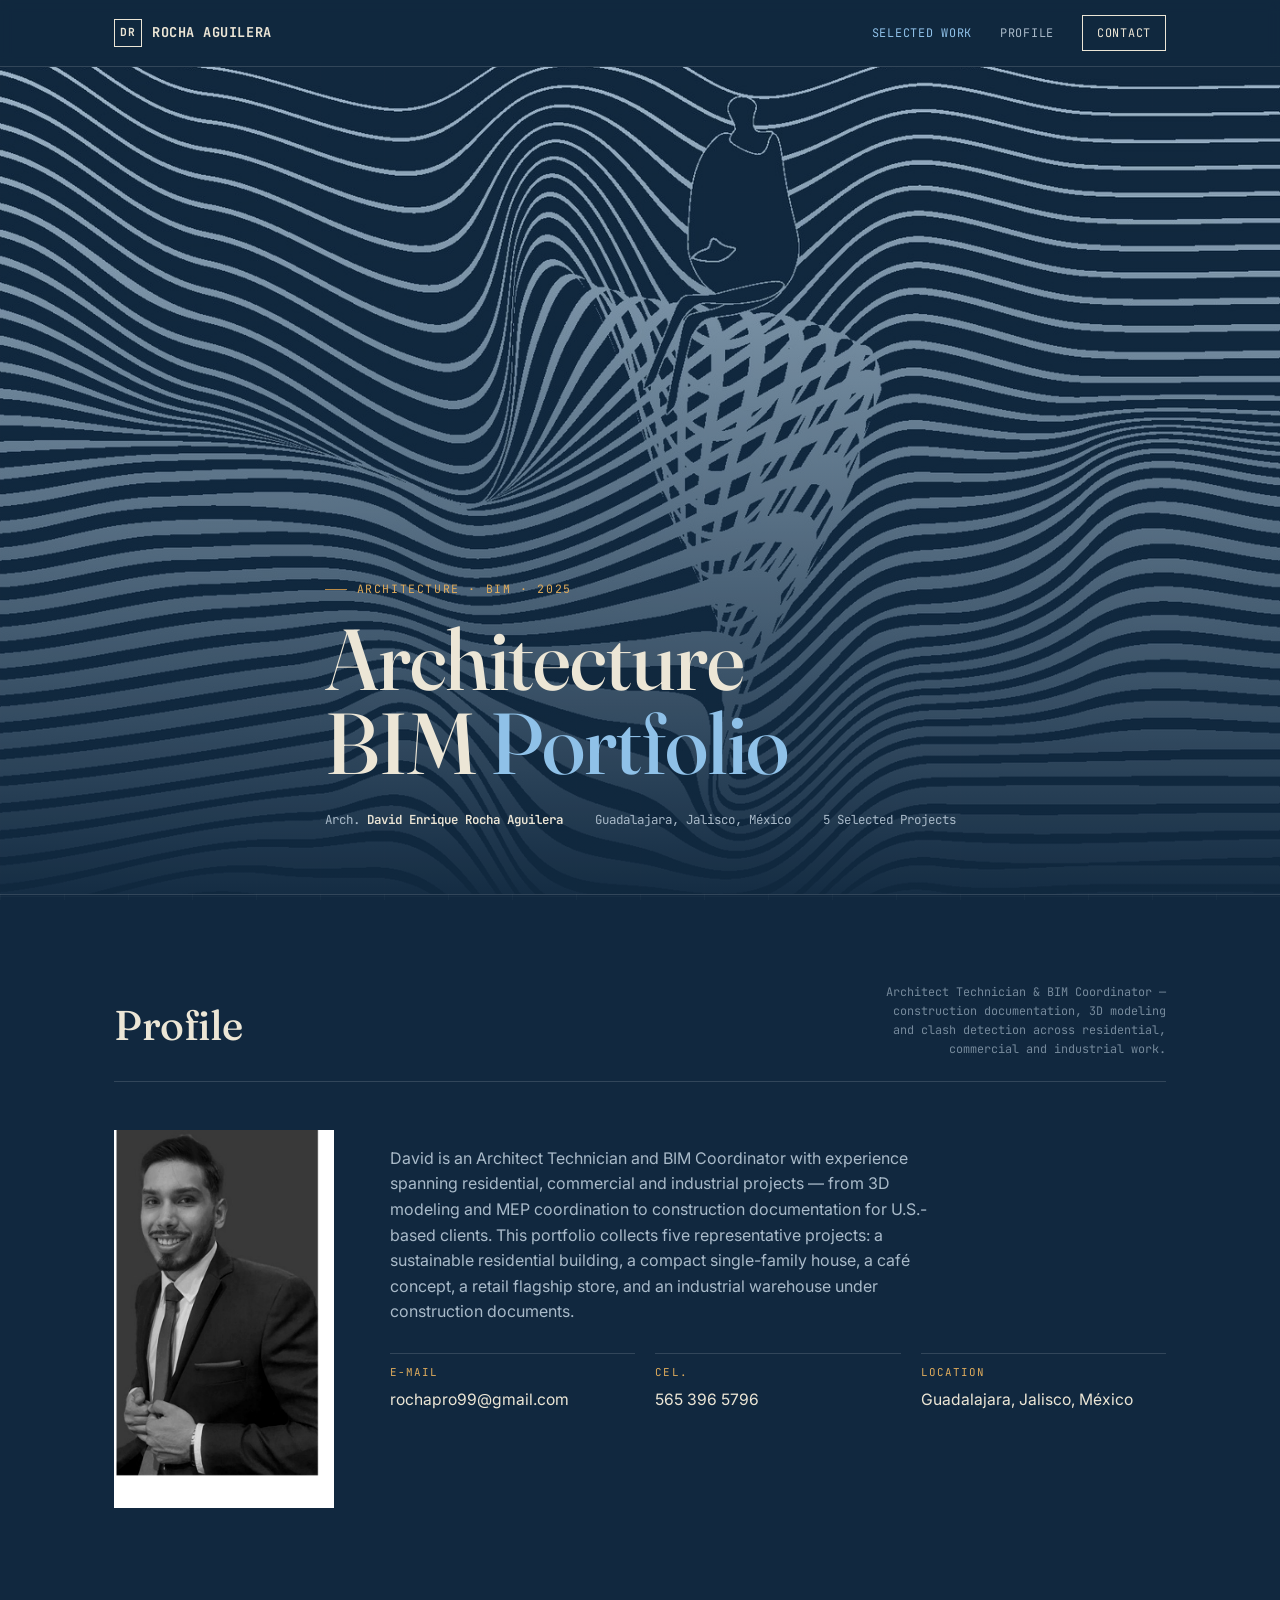
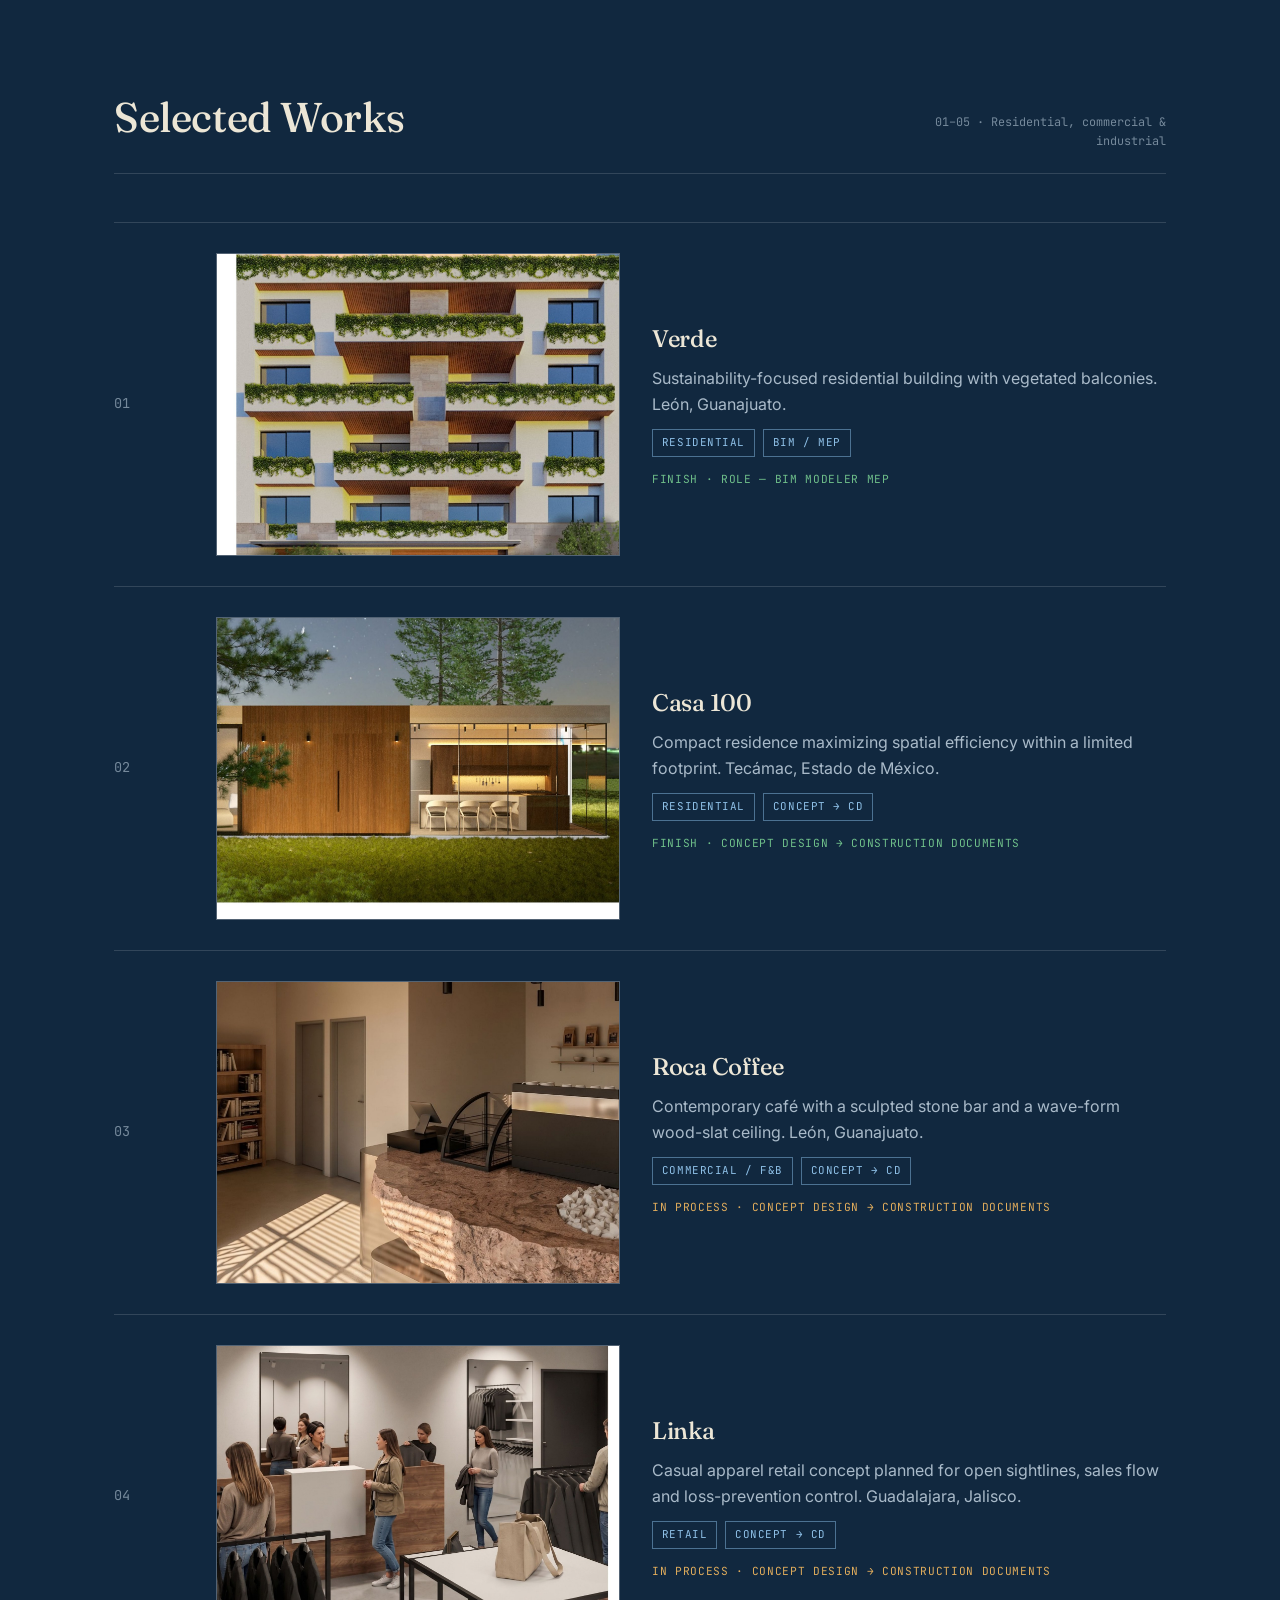
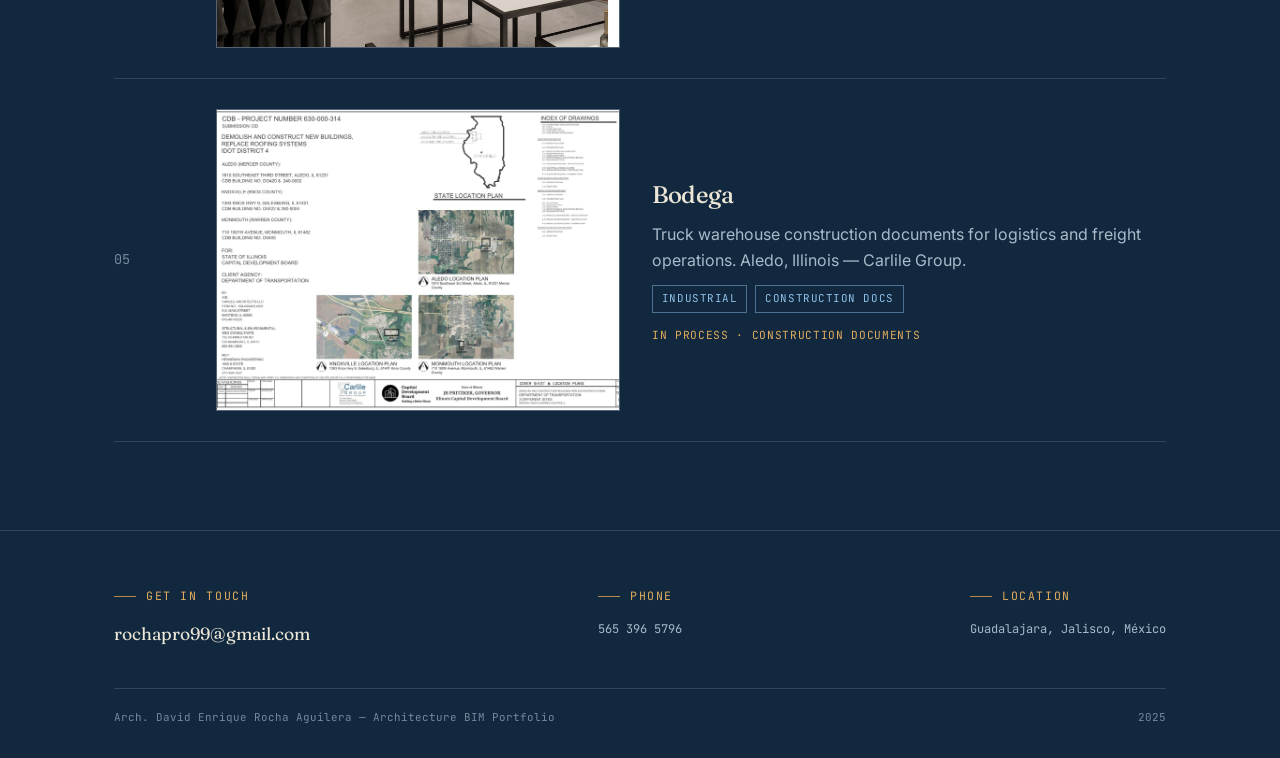
<file: index.html>
<!DOCTYPE html>
<html lang="en">
<head>
<meta charset="UTF-8">
<meta name="viewport" content="width=device-width, initial-scale=1.0">
<title>David Enrique Rocha Aguilera — Architecture BIM Portfolio</title>
<meta name="description" content="Architecture &amp; BIM portfolio of David Enrique Rocha Aguilera — BIM Coordinator and Architect Technician based in Guadalajara, Mexico.">
<link rel="stylesheet" href="style.css">
</head>
<body>

<nav class="site-nav">
  <div class="wrap">
    <a href="index.html" class="brand"><span class="mark">DR</span> ROCHA AGUILERA</a>
    <button class="nav-toggle" id="navToggle" aria-label="Menu">☰</button>
    <div class="nav-links" id="navLinks">
      <a href="#work" class="active">Selected Work</a>
      <a href="#profile">Profile</a>
      <a href="#contact" class="contact-btn">Contact</a>
    </div>
  </div>
</nav>

<header class="hero reg-mark">
  <div class="hero-bg" style="background-image:url('assets/cover-pattern.jpg');"></div>
  <div class="hero-content wrap">
    <div class="eyebrow">Architecture · BIM · 2025</div>
    <h1>Architecture<br>BIM <em>Portfolio</em></h1>
    <div class="hero-meta">
      <span>Arch. <b>David Enrique Rocha Aguilera</b></span>
      <span>Guadalajara, Jalisco, México</span>
      <span>5 Selected Projects</span>
    </div>
  </div>
</header>

<section id="profile">
  <div class="wrap">
    <div class="section-head">
      <h2>Profile</h2>
      <div class="section-note">Architect Technician &amp; BIM Coordinator — construction documentation, 3D modeling and clash detection across residential, commercial and industrial work.</div>
    </div>
    <div class="profile">
      <div class="profile-photo">
        <img src="assets/profile-photo.jpg" alt="Portrait of David Enrique Rocha Aguilera">
      </div>
      <div class="profile-text">
        <p>David is an Architect Technician and BIM Coordinator with experience spanning residential, commercial and industrial projects — from 3D modeling and MEP coordination to construction documentation for U.S.-based clients. This portfolio collects five representative projects: a sustainable residential building, a compact single-family house, a café concept, a retail flagship store, and an industrial warehouse under construction documents.</p>
        <div class="contact-grid">
          <div class="field"><span class="k">E-mail</span><span class="v"><a href="mailto:rochapro99@gmail.com">rochapro99@gmail.com</a></span></div>
          <div class="field"><span class="k">Cel.</span><span class="v">565 396 5796</span></div>
          <div class="field"><span class="k">Location</span><span class="v">Guadalajara, Jalisco, México</span></div>
        </div>
      </div>
    </div>
  </div>
</section>

<section id="work">
  <div class="wrap">
    <div class="section-head">
      <h2>Selected Works</h2>
      <div class="section-note">01–05 · Residential, commercial &amp; industrial</div>
    </div>

    <div class="work-list">

      <a class="work-row" href="verde.html">
        <span class="work-num">01</span>
        <div class="work-thumb"><img src="assets/verde-hero.jpg" alt="Verde residential building render"></div>
        <div class="work-info">
          <h3>Verde</h3>
          <p>Sustainability-focused residential building with vegetated balconies. León, Guanajuato.</p>
          <div class="work-tags"><span class="tag">Residential</span><span class="tag">BIM / MEP</span></div>
          <div class="work-status finish">Finish · Role — BIM Modeler MEP</div>
        </div>
      </a>

      <a class="work-row" href="casa100.html">
        <span class="work-num">02</span>
        <div class="work-thumb"><img src="assets/casa100-hero.jpg" alt="Casa 100 exterior render"></div>
        <div class="work-info">
          <h3>Casa 100</h3>
          <p>Compact residence maximizing spatial efficiency within a limited footprint. Tecámac, Estado de México.</p>
          <div class="work-tags"><span class="tag">Residential</span><span class="tag">Concept → CD</span></div>
          <div class="work-status finish">Finish · Concept design → construction documents</div>
        </div>
      </a>

      <a class="work-row" href="roca-coffee.html">
        <span class="work-num">03</span>
        <div class="work-thumb"><img src="assets/roca-hero.jpg" alt="Roca Coffee interior render"></div>
        <div class="work-info">
          <h3>Roca Coffee</h3>
          <p>Contemporary café with a sculpted stone bar and a wave-form wood-slat ceiling. León, Guanajuato.</p>
          <div class="work-tags"><span class="tag">Commercial / F&amp;B</span><span class="tag">Concept → CD</span></div>
          <div class="work-status progress">In process · Concept design → construction documents</div>
        </div>
      </a>

      <a class="work-row" href="linka.html">
        <span class="work-num">04</span>
        <div class="work-thumb"><img src="assets/linka-hero.jpg" alt="Linka retail store render"></div>
        <div class="work-info">
          <h3>Linka</h3>
          <p>Casual apparel retail concept planned for open sightlines, sales flow and loss-prevention control. Guadalajara, Jalisco.</p>
          <div class="work-tags"><span class="tag">Retail</span><span class="tag">Concept → CD</span></div>
          <div class="work-status progress">In process · Concept design → construction documents</div>
        </div>
      </a>

      <a class="work-row" href="bodega.html">
        <span class="work-num">05</span>
        <div class="work-thumb"><img src="assets/bodega-site.jpg" alt="Bodega warehouse construction documents"></div>
        <div class="work-info">
          <h3>Bodega</h3>
          <p>Truck warehouse construction documents for logistics and freight operations. Aledo, Illinois — Carlile Group.</p>
          <div class="work-tags"><span class="tag">Industrial</span><span class="tag">Construction Docs</span></div>
          <div class="work-status progress">In process · Construction documents</div>
        </div>
      </a>

    </div>
  </div>
</section>

<footer id="contact">
  <div class="wrap">
    <div class="footer-grid">
      <div class="col">
        <div class="eyebrow" style="margin-bottom:14px;">Get in touch</div>
        <a href="mailto:rochapro99@gmail.com" style="font-size:1.1rem;color:var(--ink);font-family:'Fraunces',serif;">rochapro99@gmail.com</a>
      </div>
      <div class="col">
        <div class="eyebrow" style="margin-bottom:14px;">Phone</div>
        565 396 5796
      </div>
      <div class="col">
        <div class="eyebrow" style="margin-bottom:14px;">Location</div>
        Guadalajara, Jalisco, México
      </div>
    </div>
    <div class="footer-fine">
      <span>Arch. David Enrique Rocha Aguilera — Architecture BIM Portfolio</span>
      <span>2025</span>
    </div>
  </div>
</footer>

<script>
document.getElementById('navToggle').addEventListener('click', function(){
  document.getElementById('navLinks').classList.toggle('open');
});
</script>
</body>
</html>
</file>
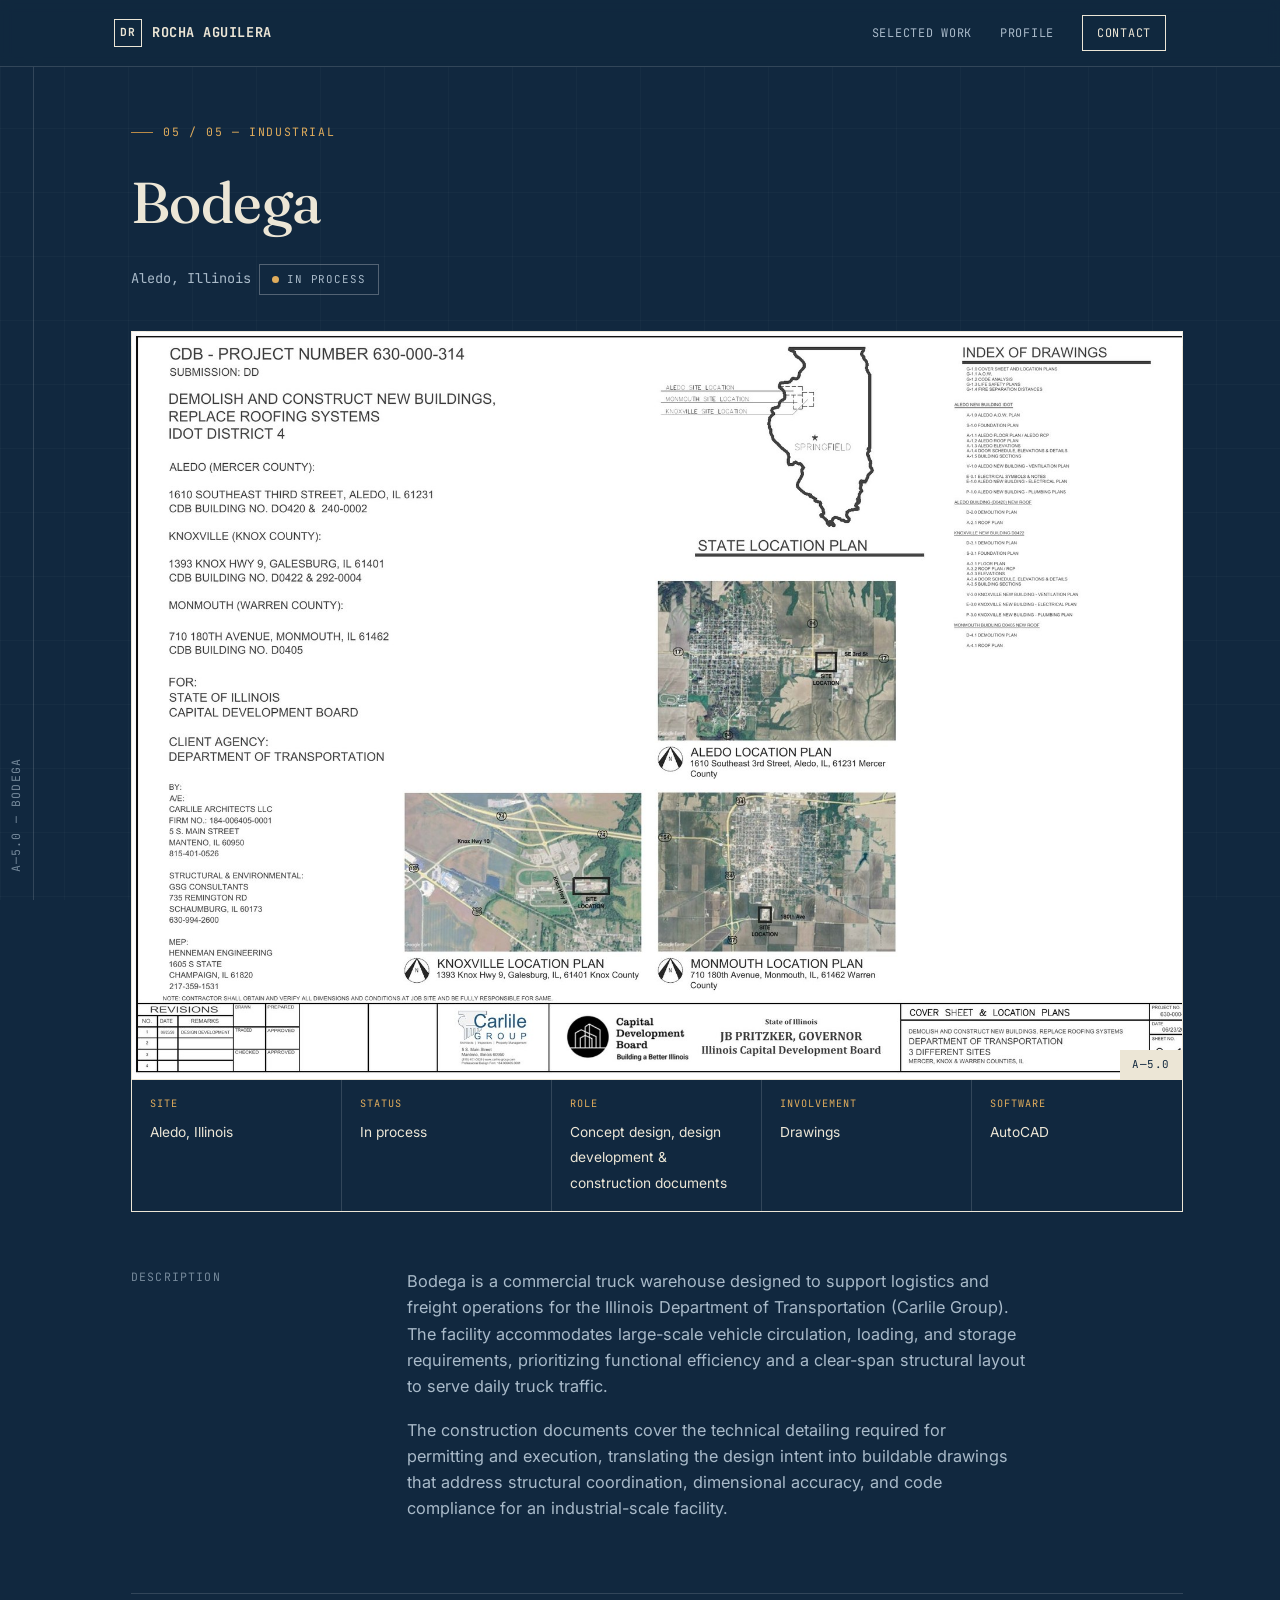
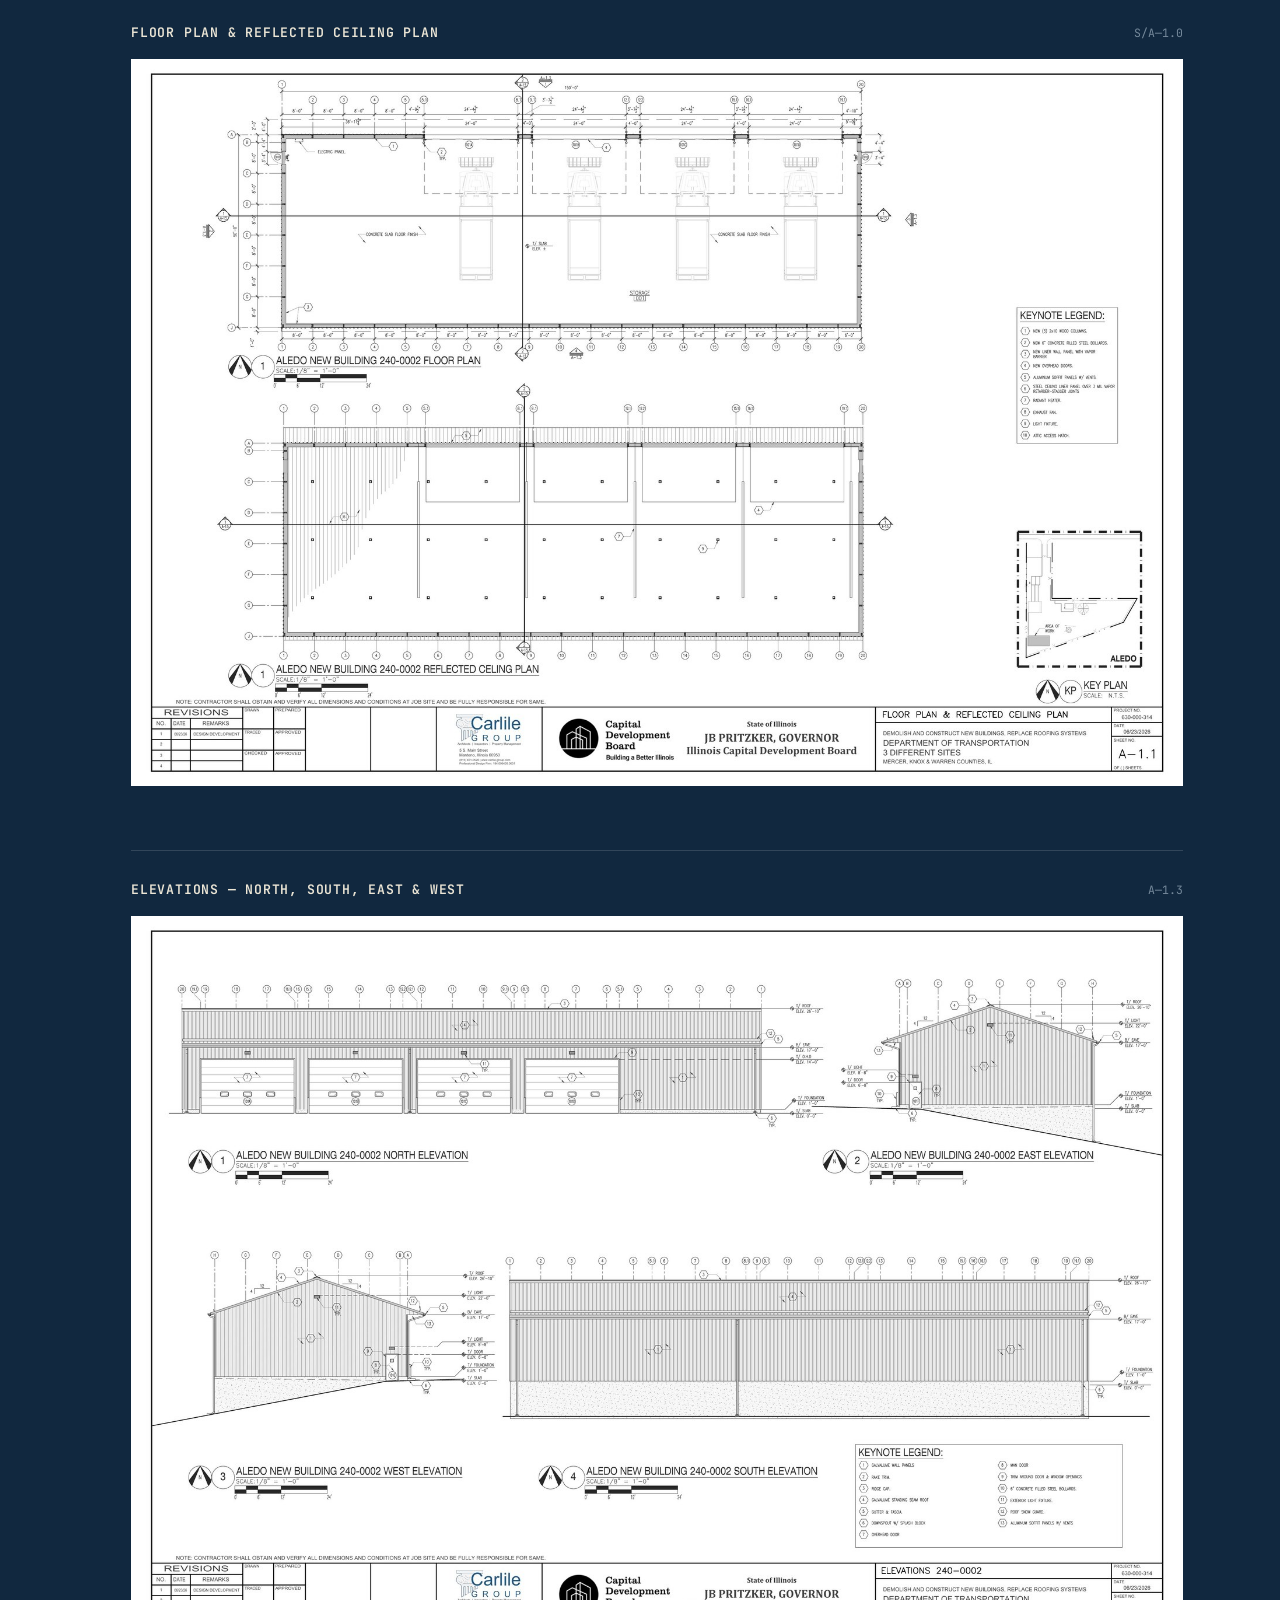
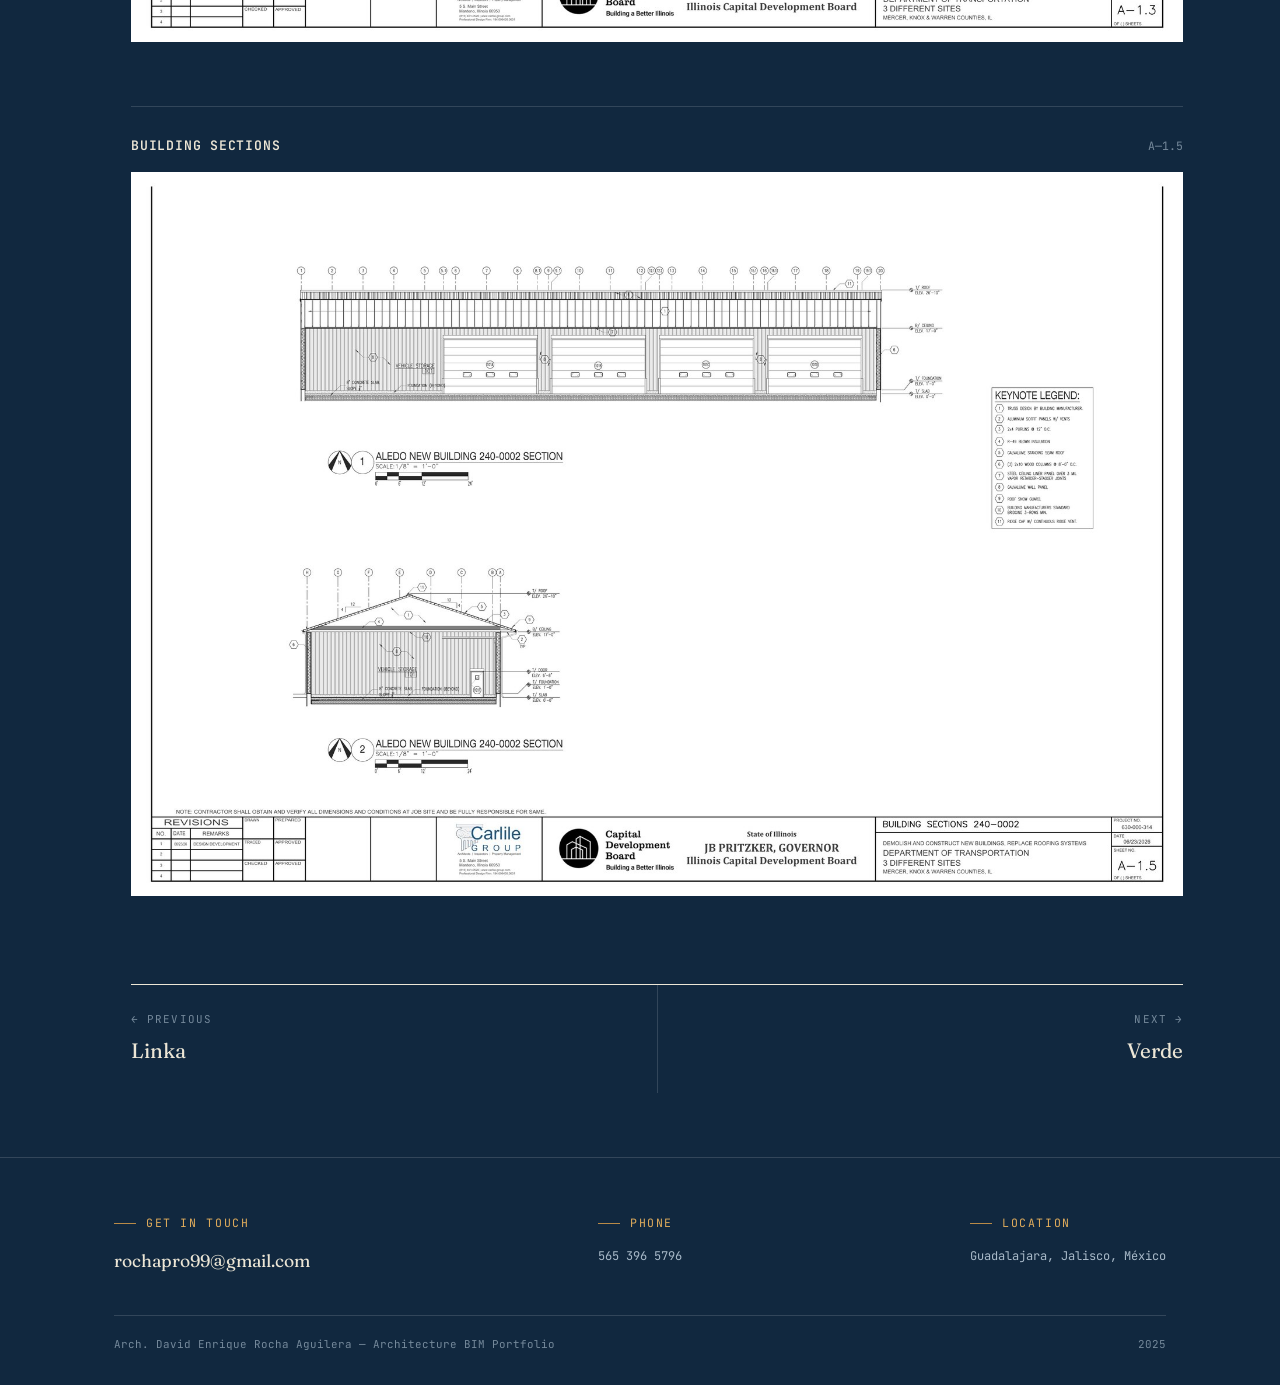
<file: bodega.html>
<!DOCTYPE html>
<html lang="en">
<head>
<meta charset="UTF-8">
<meta name="viewport" content="width=device-width, initial-scale=1.0">
<title>Bodega — David Enrique Rocha Aguilera</title>
<link rel="stylesheet" href="style.css">
</head>
<body>

<nav class="site-nav">
  <div class="wrap">
    <a href="index.html" class="brand"><span class="mark">DR</span> ROCHA AGUILERA</a>
    <button class="nav-toggle" id="navToggle" aria-label="Menu">☰</button>
    <div class="nav-links" id="navLinks">
      <a href="index.html#work">Selected Work</a>
      <a href="index.html#profile">Profile</a>
      <a href="index.html#contact" class="contact-btn">Contact</a>
    </div>
  </div>
</nav>

<div class="sheet-strip"><span>A—5.0 — BODEGA</span></div>

<main class="project-main">
  <div class="wrap">

    <div class="project-hero">
      <div class="eyebrow">05 / 05 — Industrial</div>
      <h1>Bodega</h1>
      <div class="loc">Aledo, Illinois <span class="status-pill progress"><span class="dot"></span>In process</span></div>

      <div class="hero-frame reg-mark">
        <img src="assets/bodega-site.jpg" alt="Bodega hero render">
        <div class="tag-corner">A—5.0</div>
      </div>
      <div class="databar">
        <div class="d"><span class="k">Site</span><span class="v">Aledo, Illinois</span></div>
        <div class="d"><span class="k">Status</span><span class="v">In process</span></div>
        <div class="d"><span class="k">Role</span><span class="v">Concept design, design development &amp; construction documents</span></div>
        <div class="d"><span class="k">Involvement</span><span class="v">Drawings</span></div>
        <div class="d"><span class="k">Software</span><span class="v">AutoCAD</span></div>
      </div>
    </div>

    <div class="project-desc">
      <div class="lbl">Description</div>
      <div class="body">
        <p>Bodega is a commercial truck warehouse designed to support logistics and freight operations for the Illinois Department of Transportation (Carlile Group). The facility accommodates large-scale vehicle circulation, loading, and storage requirements, prioritizing functional efficiency and a clear-span structural layout to serve daily truck traffic.</p>
        <p>The construction documents cover the technical detailing required for permitting and execution, translating the design intent into buildable drawings that address structural coordination, dimensional accuracy, and code compliance for an industrial-scale facility.</p>
      </div>
    </div>

    <div class="plates">
      <div class="plate">
        <div class="plate-head"><h3>Floor Plan &amp; Reflected Ceiling Plan</h3><span class="sheet-no">S/A—1.0</span></div>
        <div class="plate-img"><img src="assets/bodega-plan.jpg" alt="Bodega floor plan and reflected ceiling plan"></div>
      </div><div class="plate">
        <div class="plate-head"><h3>Elevations — North, South, East &amp; West</h3><span class="sheet-no">A—1.3</span></div>
        <div class="plate-img"><img src="assets/bodega-elevations.jpg" alt="Bodega building elevations"></div>
      </div><div class="plate">
        <div class="plate-head"><h3>Building Sections</h3><span class="sheet-no">A—1.5</span></div>
        <div class="plate-img"><img src="assets/bodega-sections.jpg" alt="Bodega building sections with keynote legend"></div>
      </div>
    </div>

    <div class="project-nav">
      <a class="prev" href="linka.html">
        <span class="pn-lbl">← Previous</span>
        <span class="pn-name">Linka</span>
      </a>
      <a class="next" href="verde.html">
        <span class="pn-lbl">Next →</span>
        <span class="pn-name">Verde</span>
      </a>
    </div>

  </div>
</main>

<footer id="contact" style="margin-top:64px;">
  <div class="wrap">
    <div class="footer-grid">
      <div class="col">
        <div class="eyebrow" style="margin-bottom:14px;">Get in touch</div>
        <a href="mailto:rochapro99@gmail.com" style="font-size:1.1rem;color:var(--ink);font-family:'Fraunces',serif;">rochapro99@gmail.com</a>
      </div>
      <div class="col"><div class="eyebrow" style="margin-bottom:14px;">Phone</div>565 396 5796</div>
      <div class="col"><div class="eyebrow" style="margin-bottom:14px;">Location</div>Guadalajara, Jalisco, México</div>
    </div>
    <div class="footer-fine">
      <span>Arch. David Enrique Rocha Aguilera — Architecture BIM Portfolio</span>
      <span>2025</span>
    </div>
  </div>
</footer>

<script>
document.getElementById('navToggle').addEventListener('click', function(){
  document.getElementById('navLinks').classList.toggle('open');
});
</script>
</body>
</html>
</file>
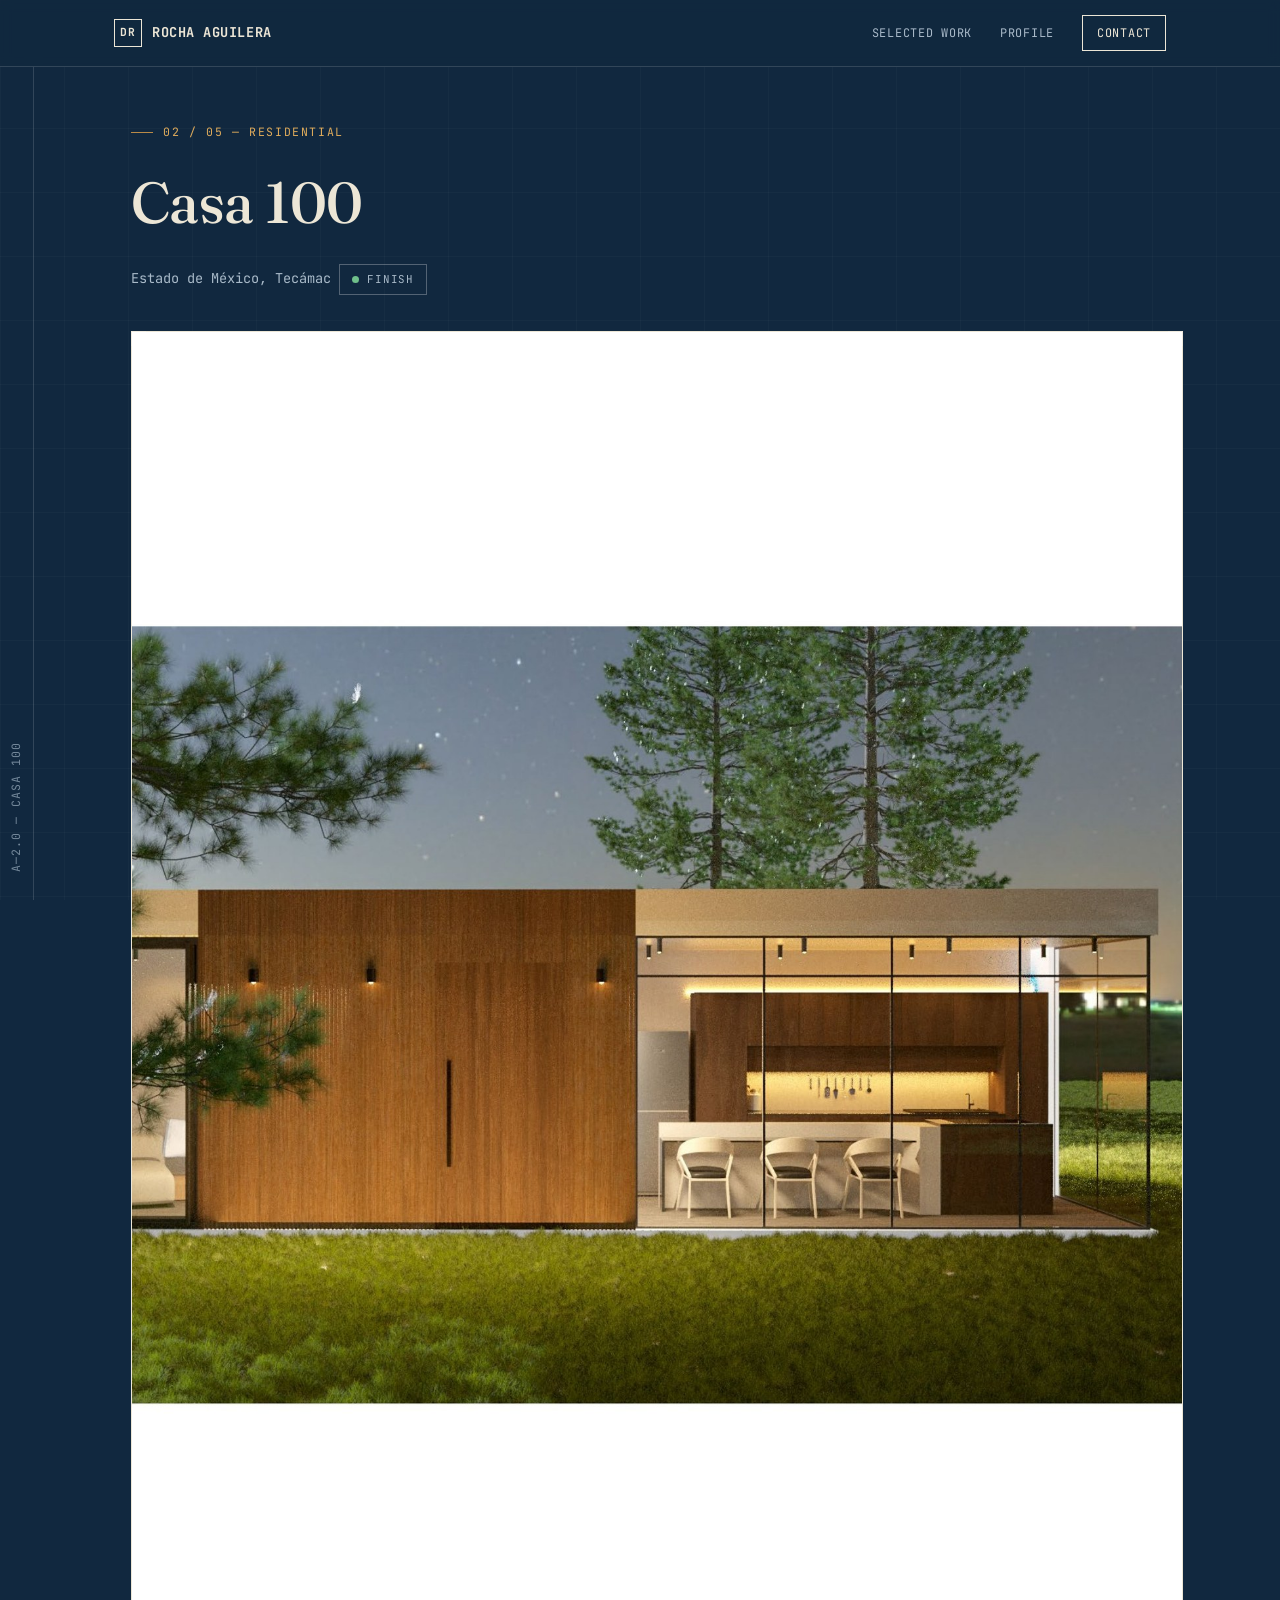
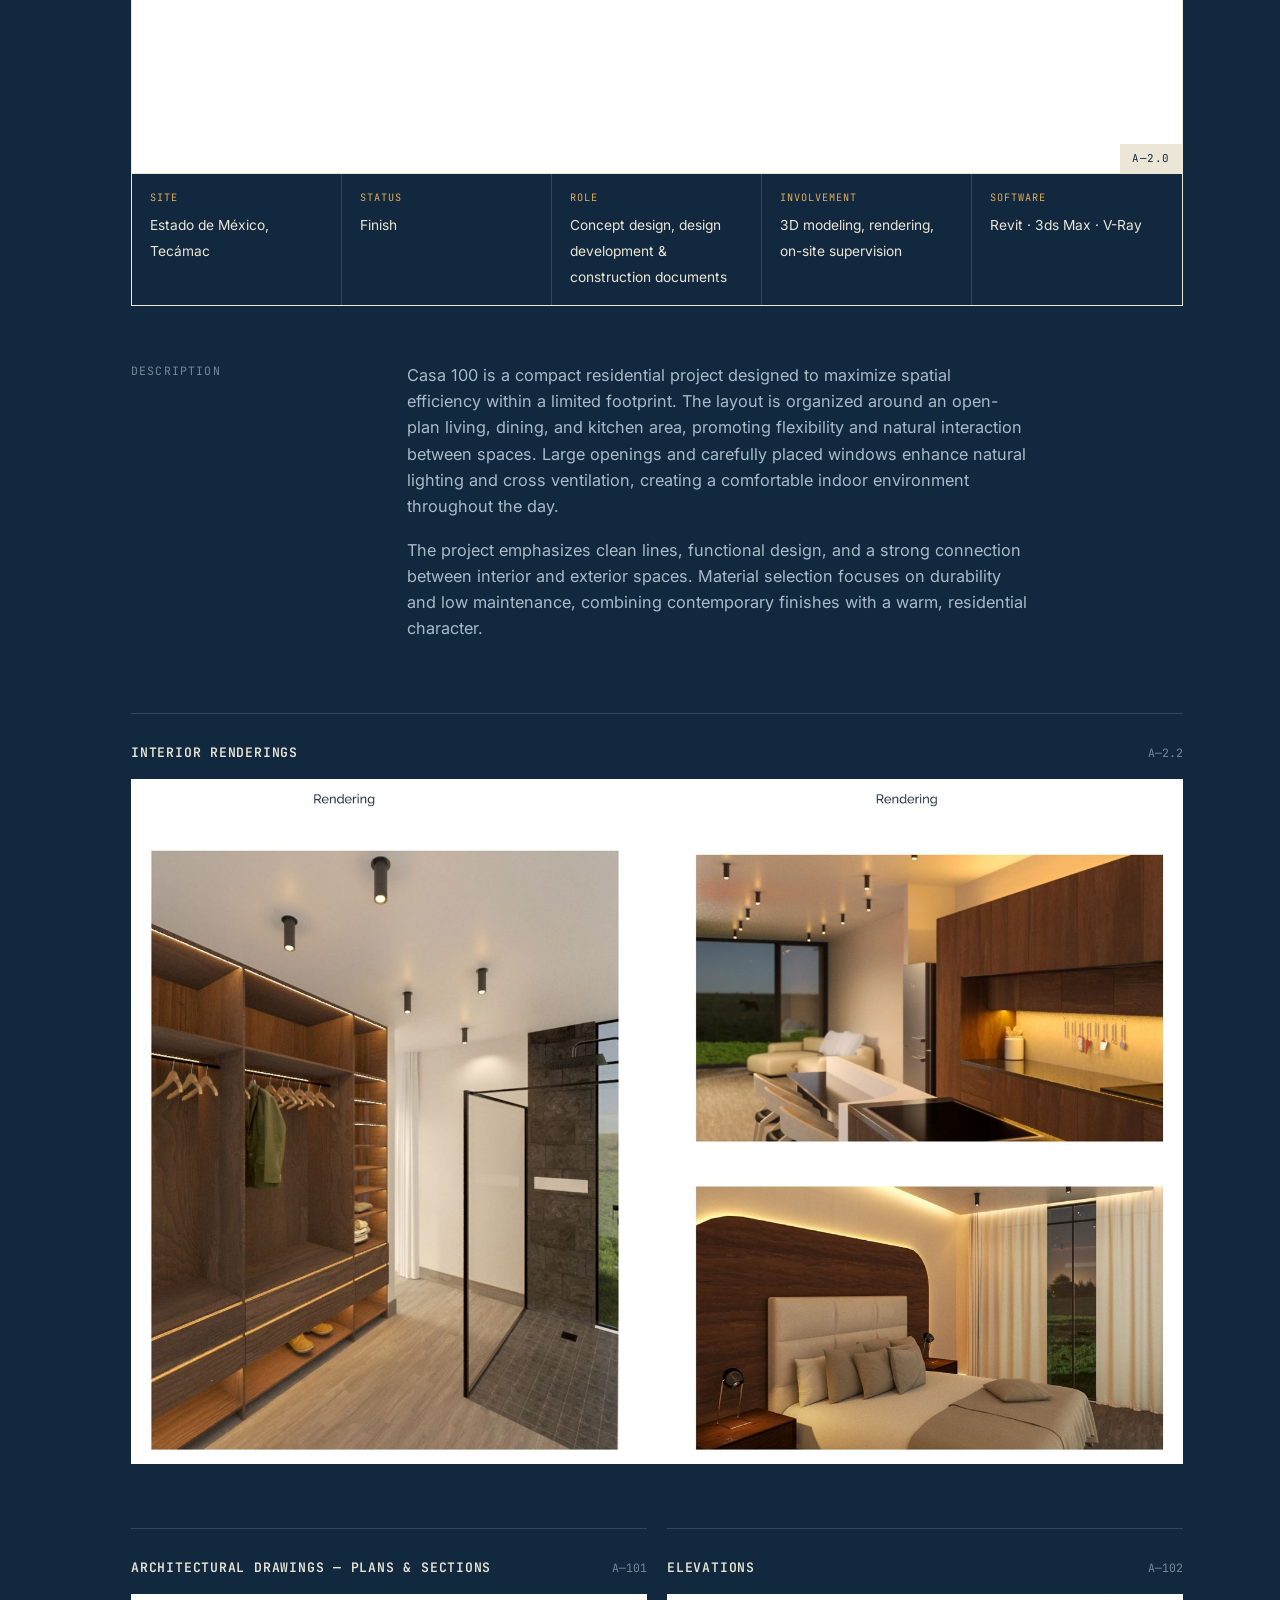
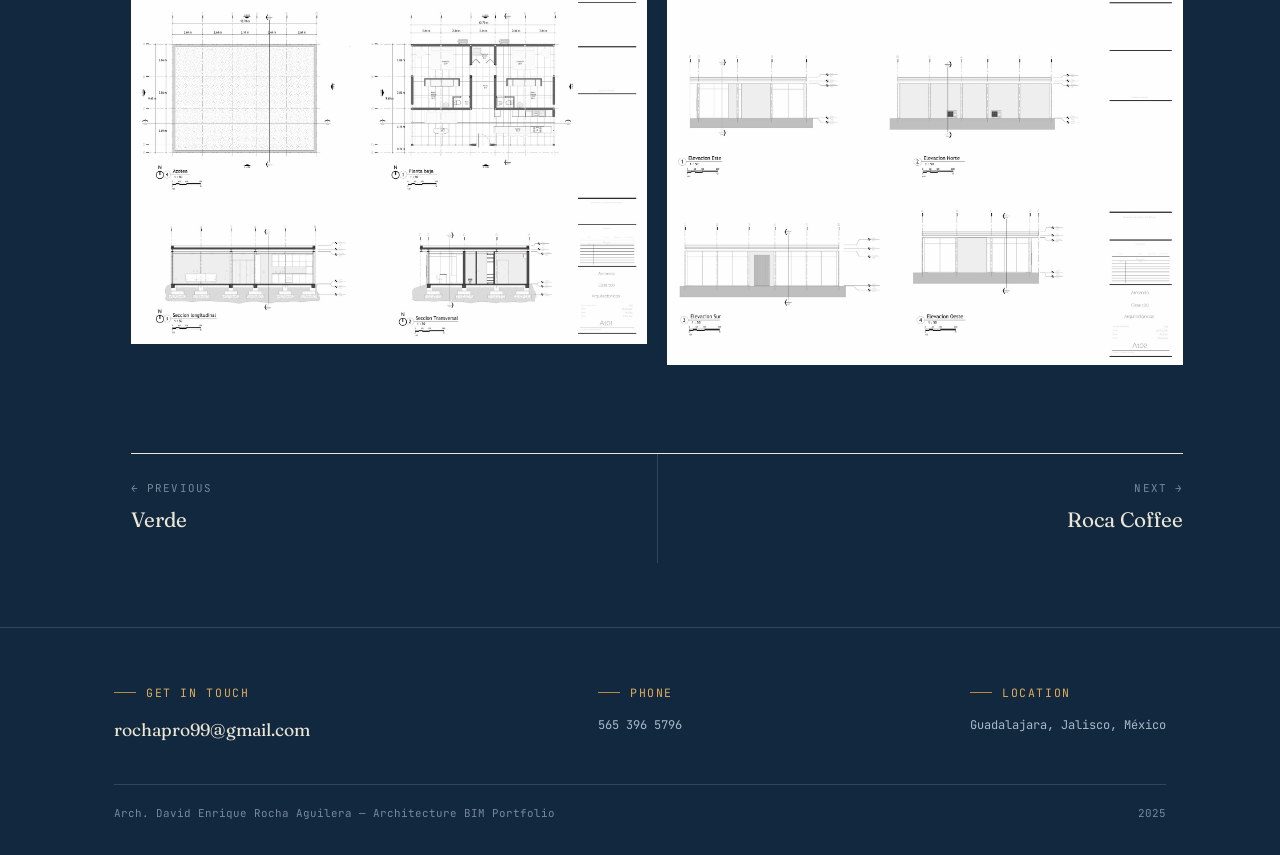
<file: casa100.html>
<!DOCTYPE html>
<html lang="en">
<head>
<meta charset="UTF-8">
<meta name="viewport" content="width=device-width, initial-scale=1.0">
<title>Casa 100 — David Enrique Rocha Aguilera</title>
<link rel="stylesheet" href="style.css">
</head>
<body>

<nav class="site-nav">
  <div class="wrap">
    <a href="index.html" class="brand"><span class="mark">DR</span> ROCHA AGUILERA</a>
    <button class="nav-toggle" id="navToggle" aria-label="Menu">☰</button>
    <div class="nav-links" id="navLinks">
      <a href="index.html#work">Selected Work</a>
      <a href="index.html#profile">Profile</a>
      <a href="index.html#contact" class="contact-btn">Contact</a>
    </div>
  </div>
</nav>

<div class="sheet-strip"><span>A—2.0 — CASA 100</span></div>

<main class="project-main">
  <div class="wrap">

    <div class="project-hero">
      <div class="eyebrow">02 / 05 — Residential</div>
      <h1>Casa 100</h1>
      <div class="loc">Estado de México, Tecámac <span class="status-pill finish"><span class="dot"></span>Finish</span></div>

      <div class="hero-frame reg-mark">
        <img src="assets/casa100-hero.jpg" alt="Casa 100 hero render">
        <div class="tag-corner">A—2.0</div>
      </div>
      <div class="databar">
        <div class="d"><span class="k">Site</span><span class="v">Estado de México, Tecámac</span></div>
        <div class="d"><span class="k">Status</span><span class="v">Finish</span></div>
        <div class="d"><span class="k">Role</span><span class="v">Concept design, design development &amp; construction documents</span></div>
        <div class="d"><span class="k">Involvement</span><span class="v">3D modeling, rendering, on-site supervision</span></div>
        <div class="d"><span class="k">Software</span><span class="v">Revit · 3ds Max · V-Ray</span></div>
      </div>
    </div>

    <div class="project-desc">
      <div class="lbl">Description</div>
      <div class="body">
        <p>Casa 100 is a compact residential project designed to maximize spatial efficiency within a limited footprint. The layout is organized around an open-plan living, dining, and kitchen area, promoting flexibility and natural interaction between spaces. Large openings and carefully placed windows enhance natural lighting and cross ventilation, creating a comfortable indoor environment throughout the day.</p>
        <p>The project emphasizes clean lines, functional design, and a strong connection between interior and exterior spaces. Material selection focuses on durability and low maintenance, combining contemporary finishes with a warm, residential character.</p>
      </div>
    </div>

    <div class="plates">
      <div class="plate">
        <div class="plate-head"><h3>Interior Renderings</h3><span class="sheet-no">A—2.2</span></div>
        <div class="plate-img"><img src="assets/casa100-interiors.jpg" alt="Casa 100 interior renders: walk-in closet, kitchen and bedroom"></div>
      </div><div class="plate-row"><div class="plate">
        <div class="plate-head"><h3>Architectural Drawings — Plans &amp; Sections</h3><span class="sheet-no">A—101</span></div>
        <div class="plate-img"><img src="assets/casa100-plans.jpg" alt="Casa 100 ground floor, roof and section drawings"></div>
      </div><div class="plate">
        <div class="plate-head"><h3>Elevations</h3><span class="sheet-no">A—102</span></div>
        <div class="plate-img"><img src="assets/casa100-elevations.jpg" alt="Casa 100 north, south, east and west elevations"></div>
      </div></div>
    </div>

    <div class="project-nav">
      <a class="prev" href="verde.html">
        <span class="pn-lbl">← Previous</span>
        <span class="pn-name">Verde</span>
      </a>
      <a class="next" href="roca-coffee.html">
        <span class="pn-lbl">Next →</span>
        <span class="pn-name">Roca Coffee</span>
      </a>
    </div>

  </div>
</main>

<footer id="contact" style="margin-top:64px;">
  <div class="wrap">
    <div class="footer-grid">
      <div class="col">
        <div class="eyebrow" style="margin-bottom:14px;">Get in touch</div>
        <a href="mailto:rochapro99@gmail.com" style="font-size:1.1rem;color:var(--ink);font-family:'Fraunces',serif;">rochapro99@gmail.com</a>
      </div>
      <div class="col"><div class="eyebrow" style="margin-bottom:14px;">Phone</div>565 396 5796</div>
      <div class="col"><div class="eyebrow" style="margin-bottom:14px;">Location</div>Guadalajara, Jalisco, México</div>
    </div>
    <div class="footer-fine">
      <span>Arch. David Enrique Rocha Aguilera — Architecture BIM Portfolio</span>
      <span>2025</span>
    </div>
  </div>
</footer>

<script>
document.getElementById('navToggle').addEventListener('click', function(){
  document.getElementById('navLinks').classList.toggle('open');
});
</script>
</body>
</html>
</file>
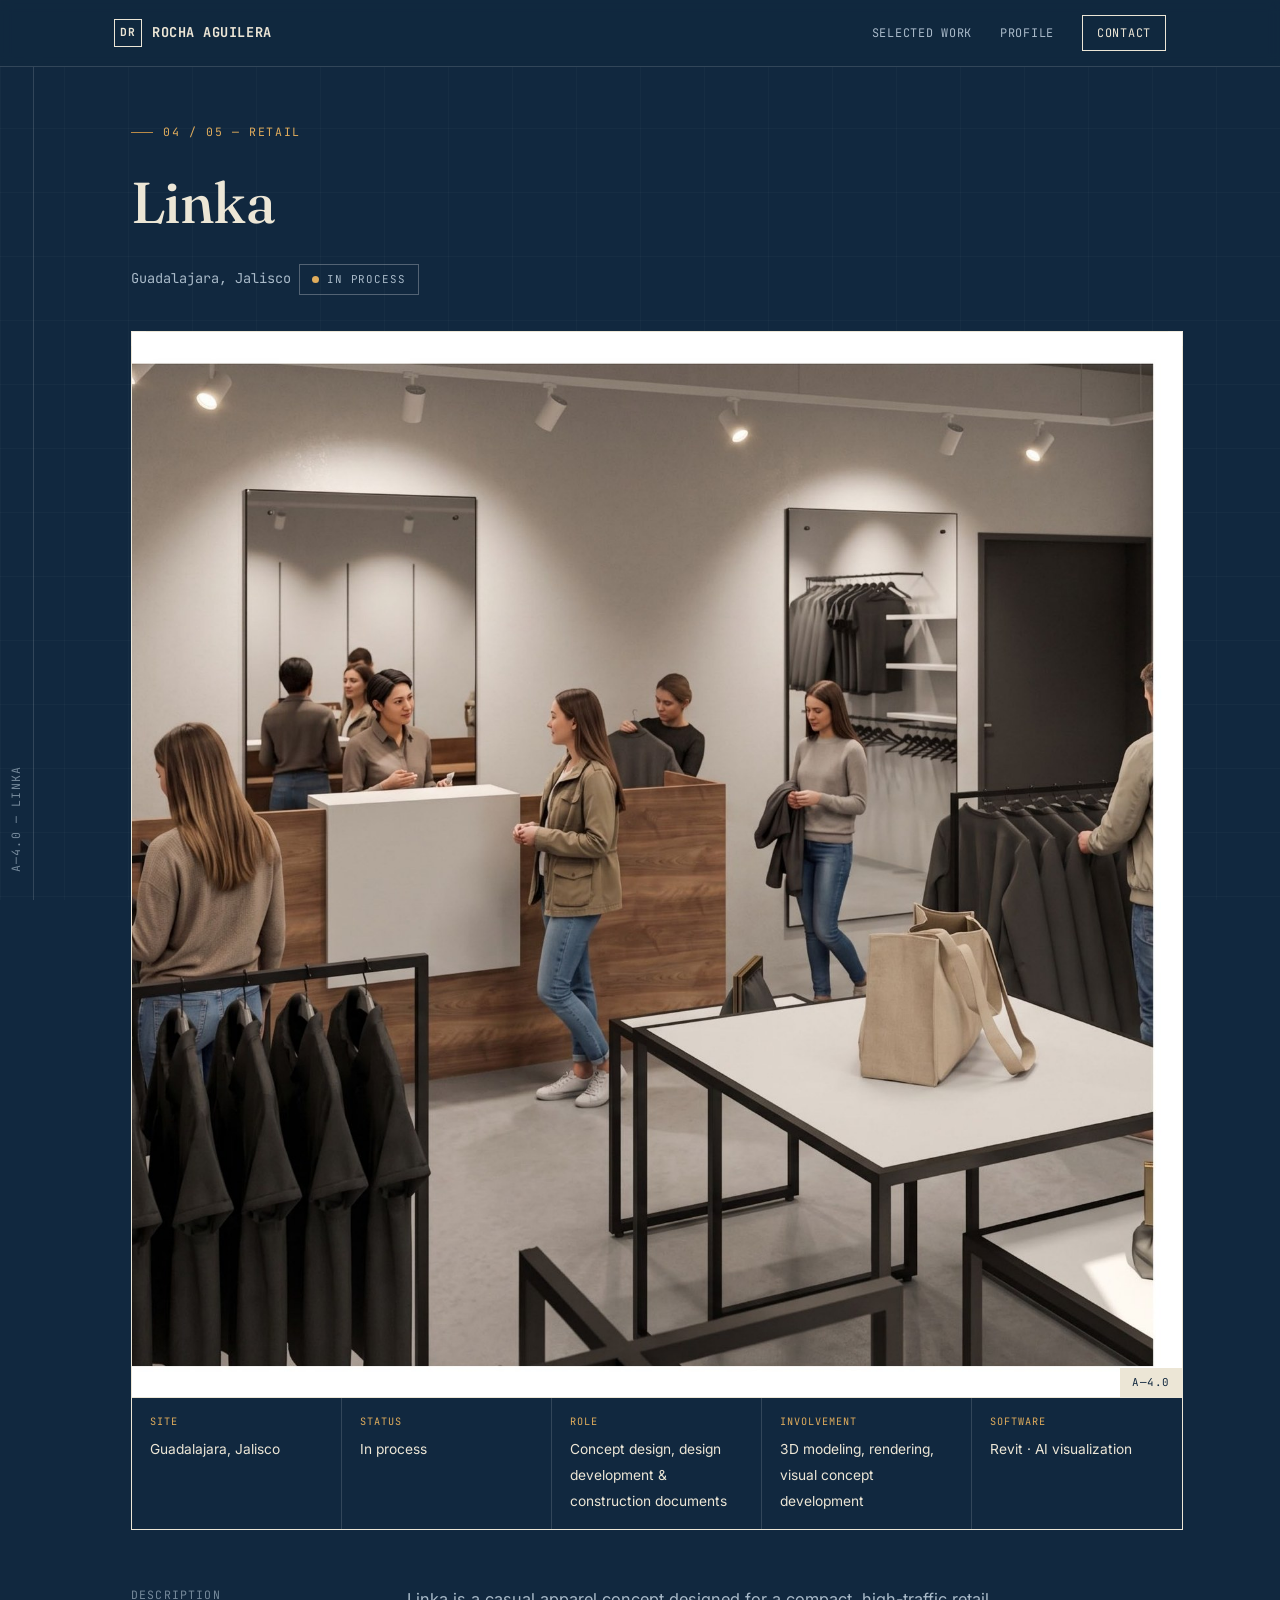
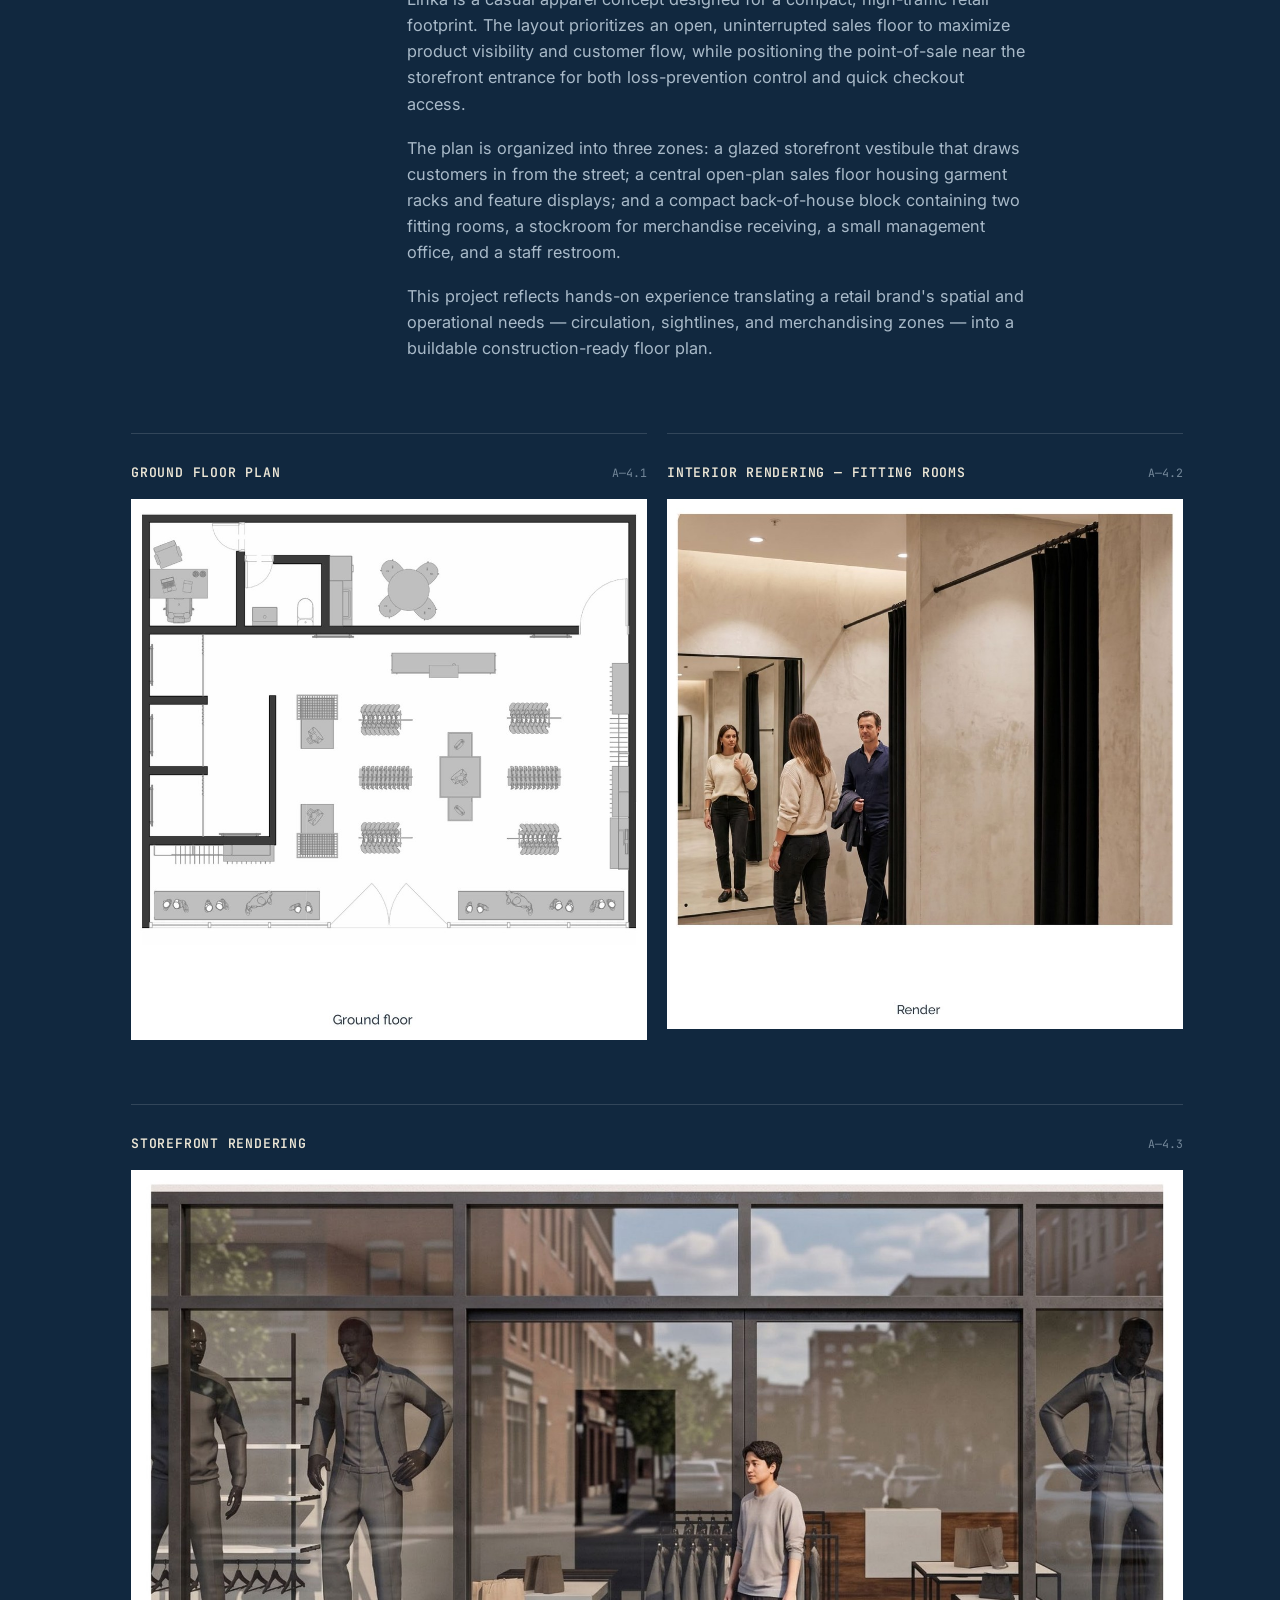
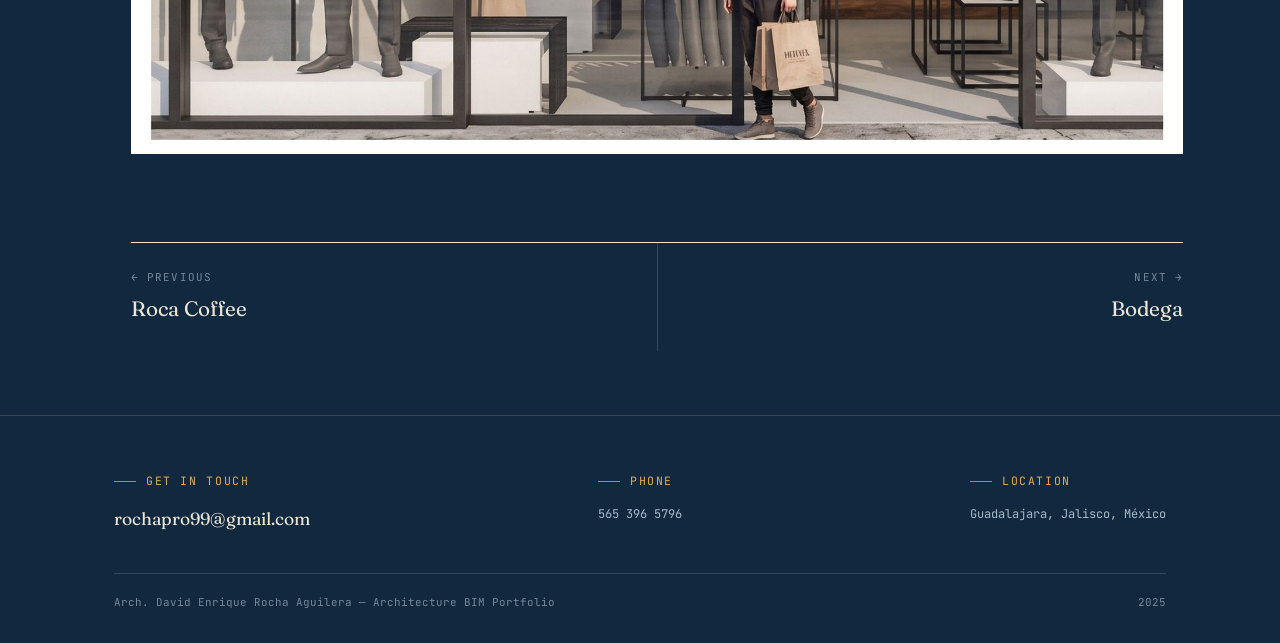
<file: linka.html>
<!DOCTYPE html>
<html lang="en">
<head>
<meta charset="UTF-8">
<meta name="viewport" content="width=device-width, initial-scale=1.0">
<title>Linka — David Enrique Rocha Aguilera</title>
<link rel="stylesheet" href="style.css">
</head>
<body>

<nav class="site-nav">
  <div class="wrap">
    <a href="index.html" class="brand"><span class="mark">DR</span> ROCHA AGUILERA</a>
    <button class="nav-toggle" id="navToggle" aria-label="Menu">☰</button>
    <div class="nav-links" id="navLinks">
      <a href="index.html#work">Selected Work</a>
      <a href="index.html#profile">Profile</a>
      <a href="index.html#contact" class="contact-btn">Contact</a>
    </div>
  </div>
</nav>

<div class="sheet-strip"><span>A—4.0 — LINKA</span></div>

<main class="project-main">
  <div class="wrap">

    <div class="project-hero">
      <div class="eyebrow">04 / 05 — Retail</div>
      <h1>Linka</h1>
      <div class="loc">Guadalajara, Jalisco <span class="status-pill progress"><span class="dot"></span>In process</span></div>

      <div class="hero-frame reg-mark">
        <img src="assets/linka-hero.jpg" alt="Linka hero render">
        <div class="tag-corner">A—4.0</div>
      </div>
      <div class="databar">
        <div class="d"><span class="k">Site</span><span class="v">Guadalajara, Jalisco</span></div>
        <div class="d"><span class="k">Status</span><span class="v">In process</span></div>
        <div class="d"><span class="k">Role</span><span class="v">Concept design, design development &amp; construction documents</span></div>
        <div class="d"><span class="k">Involvement</span><span class="v">3D modeling, rendering, visual concept development</span></div>
        <div class="d"><span class="k">Software</span><span class="v">Revit · AI visualization</span></div>
      </div>
    </div>

    <div class="project-desc">
      <div class="lbl">Description</div>
      <div class="body">
        <p>Linka is a casual apparel concept designed for a compact, high-traffic retail footprint. The layout prioritizes an open, uninterrupted sales floor to maximize product visibility and customer flow, while positioning the point-of-sale near the storefront entrance for both loss-prevention control and quick checkout access.</p>
        <p>The plan is organized into three zones: a glazed storefront vestibule that draws customers in from the street; a central open-plan sales floor housing garment racks and feature displays; and a compact back-of-house block containing two fitting rooms, a stockroom for merchandise receiving, a small management office, and a staff restroom.</p>
        <p>This project reflects hands-on experience translating a retail brand's spatial and operational needs — circulation, sightlines, and merchandising zones — into a buildable construction-ready floor plan.</p>
      </div>
    </div>

    <div class="plates">
      <div class="plate-row"><div class="plate">
        <div class="plate-head"><h3>Ground Floor Plan</h3><span class="sheet-no">A—4.1</span></div>
        <div class="plate-img"><img src="assets/linka-plan.jpg" alt="Linka ground floor plan"></div>
      </div><div class="plate">
        <div class="plate-head"><h3>Interior Rendering — Fitting Rooms</h3><span class="sheet-no">A—4.2</span></div>
        <div class="plate-img"><img src="assets/linka-render2.jpg" alt="Linka fitting room render"></div>
      </div></div><div class="plate">
        <div class="plate-head"><h3>Storefront Rendering</h3><span class="sheet-no">A—4.3</span></div>
        <div class="plate-img"><img src="assets/linka-full.jpg" alt="Linka storefront exterior rendering"></div>
      </div>
    </div>

    <div class="project-nav">
      <a class="prev" href="roca-coffee.html">
        <span class="pn-lbl">← Previous</span>
        <span class="pn-name">Roca Coffee</span>
      </a>
      <a class="next" href="bodega.html">
        <span class="pn-lbl">Next →</span>
        <span class="pn-name">Bodega</span>
      </a>
    </div>

  </div>
</main>

<footer id="contact" style="margin-top:64px;">
  <div class="wrap">
    <div class="footer-grid">
      <div class="col">
        <div class="eyebrow" style="margin-bottom:14px;">Get in touch</div>
        <a href="mailto:rochapro99@gmail.com" style="font-size:1.1rem;color:var(--ink);font-family:'Fraunces',serif;">rochapro99@gmail.com</a>
      </div>
      <div class="col"><div class="eyebrow" style="margin-bottom:14px;">Phone</div>565 396 5796</div>
      <div class="col"><div class="eyebrow" style="margin-bottom:14px;">Location</div>Guadalajara, Jalisco, México</div>
    </div>
    <div class="footer-fine">
      <span>Arch. David Enrique Rocha Aguilera — Architecture BIM Portfolio</span>
      <span>2025</span>
    </div>
  </div>
</footer>

<script>
document.getElementById('navToggle').addEventListener('click', function(){
  document.getElementById('navLinks').classList.toggle('open');
});
</script>
</body>
</html>
</file>
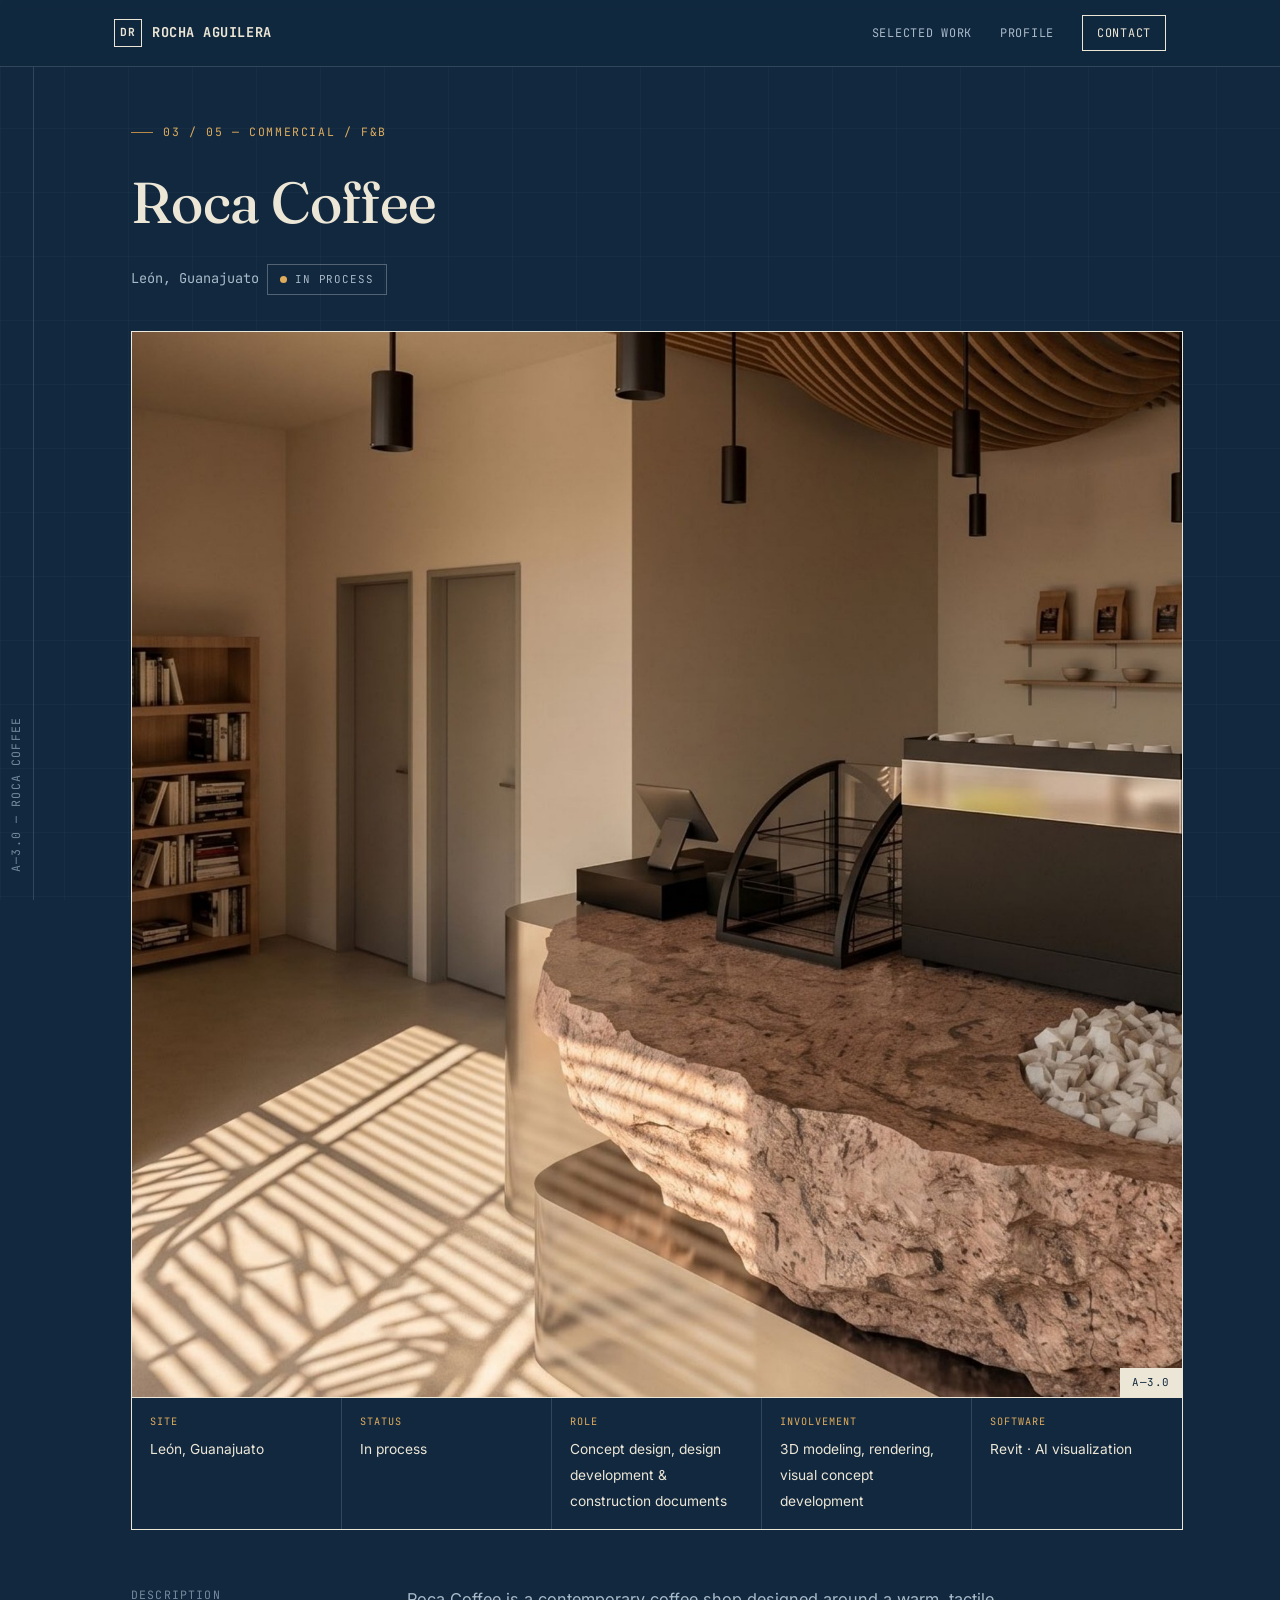
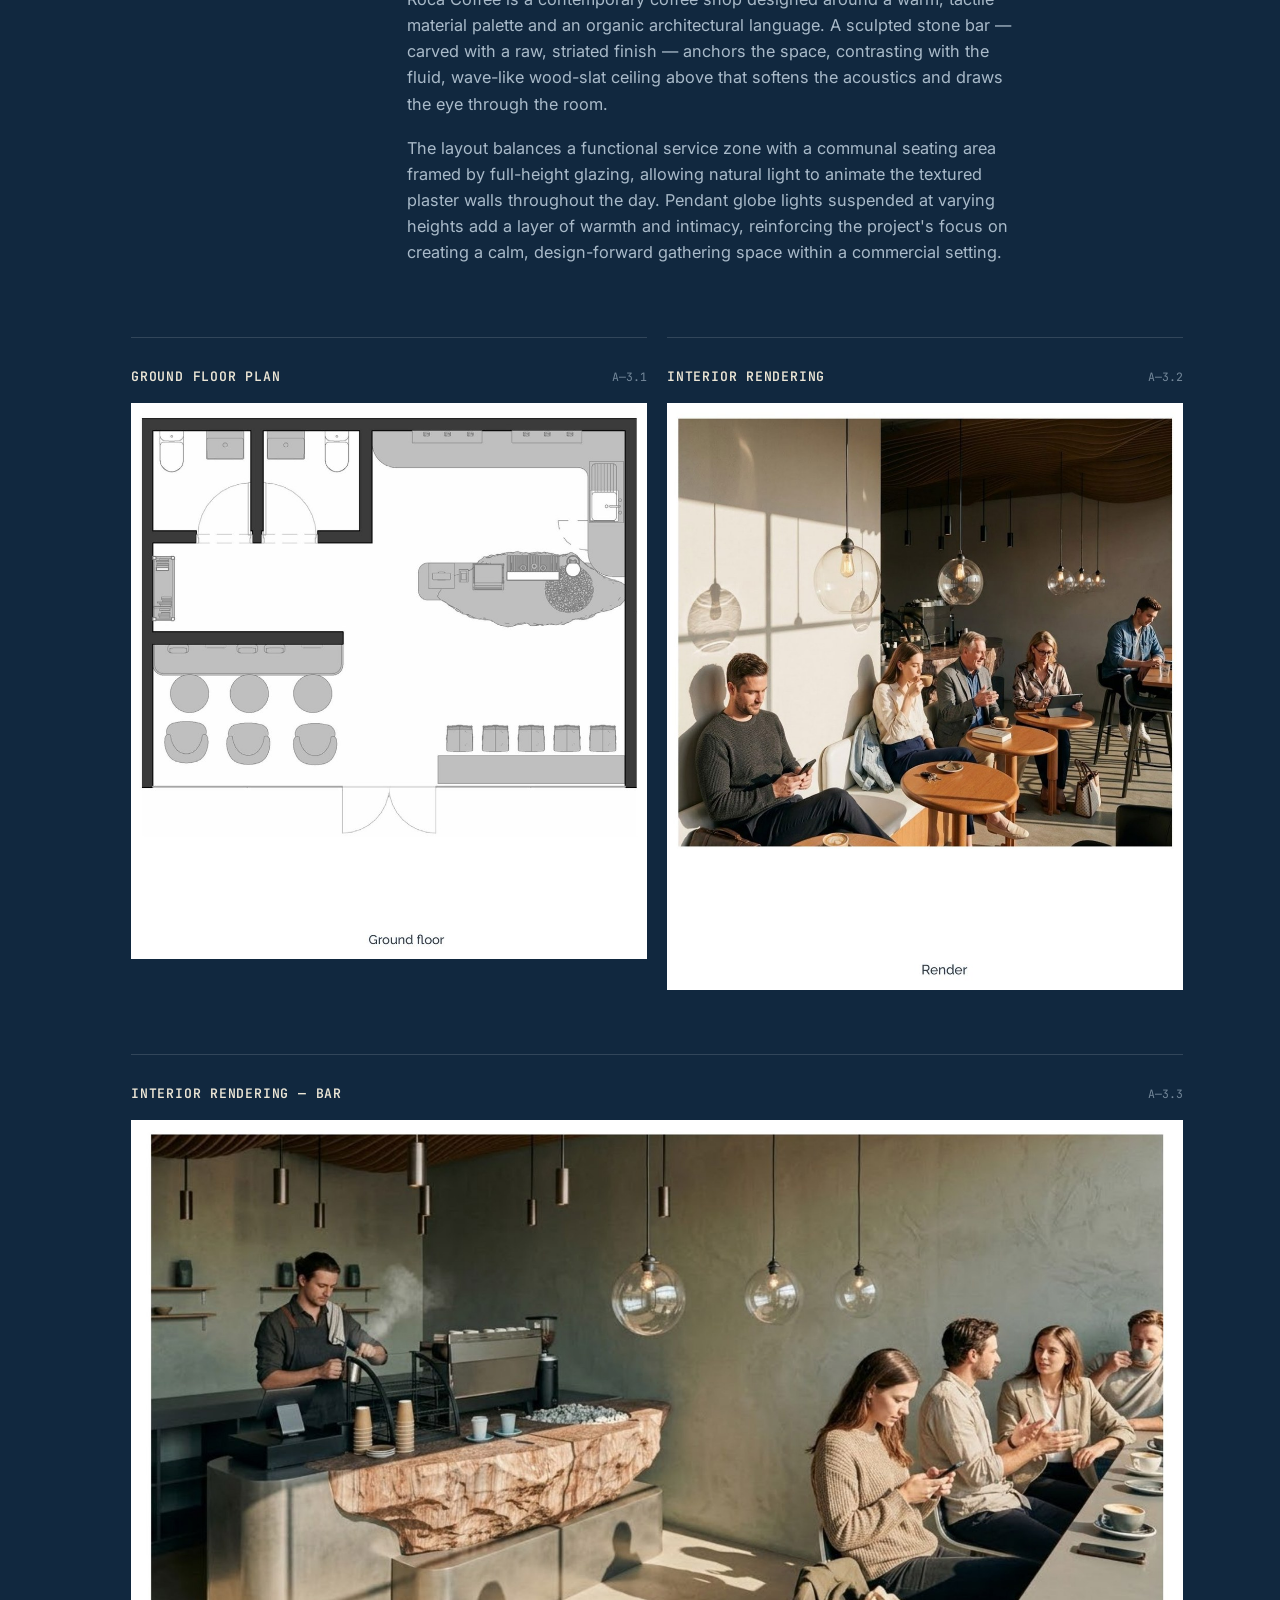
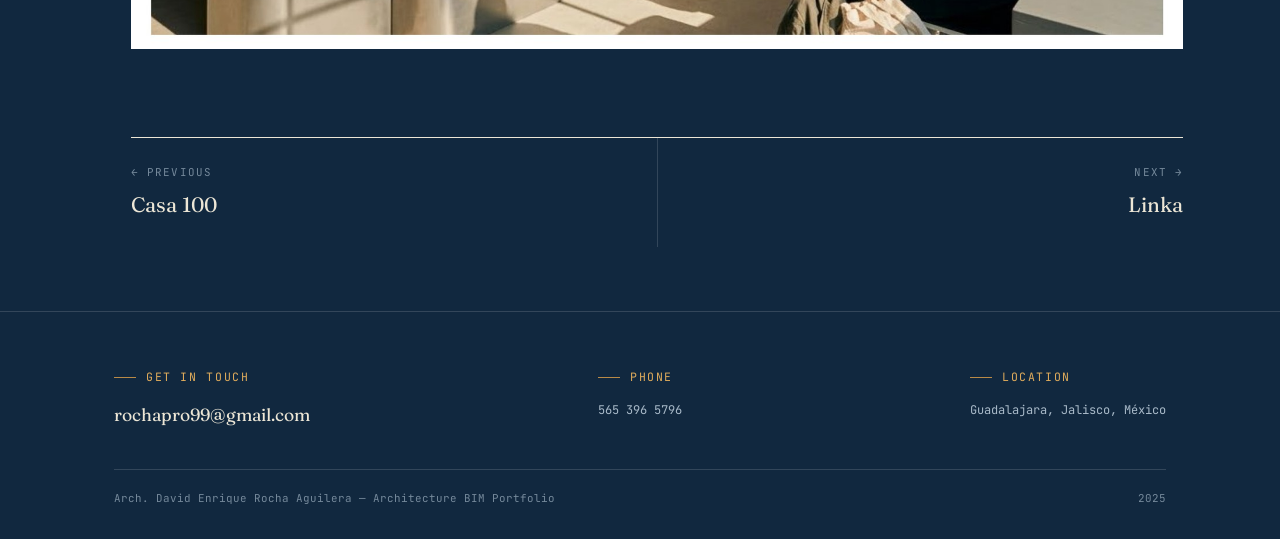
<file: roca-coffee.html>
<!DOCTYPE html>
<html lang="en">
<head>
<meta charset="UTF-8">
<meta name="viewport" content="width=device-width, initial-scale=1.0">
<title>Roca Coffee — David Enrique Rocha Aguilera</title>
<link rel="stylesheet" href="style.css">
</head>
<body>

<nav class="site-nav">
  <div class="wrap">
    <a href="index.html" class="brand"><span class="mark">DR</span> ROCHA AGUILERA</a>
    <button class="nav-toggle" id="navToggle" aria-label="Menu">☰</button>
    <div class="nav-links" id="navLinks">
      <a href="index.html#work">Selected Work</a>
      <a href="index.html#profile">Profile</a>
      <a href="index.html#contact" class="contact-btn">Contact</a>
    </div>
  </div>
</nav>

<div class="sheet-strip"><span>A—3.0 — ROCA COFFEE</span></div>

<main class="project-main">
  <div class="wrap">

    <div class="project-hero">
      <div class="eyebrow">03 / 05 — Commercial / F&amp;B</div>
      <h1>Roca Coffee</h1>
      <div class="loc">León, Guanajuato <span class="status-pill progress"><span class="dot"></span>In process</span></div>

      <div class="hero-frame reg-mark">
        <img src="assets/roca-hero.jpg" alt="Roca Coffee hero render">
        <div class="tag-corner">A—3.0</div>
      </div>
      <div class="databar">
        <div class="d"><span class="k">Site</span><span class="v">León, Guanajuato</span></div>
        <div class="d"><span class="k">Status</span><span class="v">In process</span></div>
        <div class="d"><span class="k">Role</span><span class="v">Concept design, design development &amp; construction documents</span></div>
        <div class="d"><span class="k">Involvement</span><span class="v">3D modeling, rendering, visual concept development</span></div>
        <div class="d"><span class="k">Software</span><span class="v">Revit · AI visualization</span></div>
      </div>
    </div>

    <div class="project-desc">
      <div class="lbl">Description</div>
      <div class="body">
        <p>Roca Coffee is a contemporary coffee shop designed around a warm, tactile material palette and an organic architectural language. A sculpted stone bar — carved with a raw, striated finish — anchors the space, contrasting with the fluid, wave-like wood-slat ceiling above that softens the acoustics and draws the eye through the room.</p>
        <p>The layout balances a functional service zone with a communal seating area framed by full-height glazing, allowing natural light to animate the textured plaster walls throughout the day. Pendant globe lights suspended at varying heights add a layer of warmth and intimacy, reinforcing the project's focus on creating a calm, design-forward gathering space within a commercial setting.</p>
      </div>
    </div>

    <div class="plates">
      <div class="plate-row"><div class="plate">
        <div class="plate-head"><h3>Ground Floor Plan</h3><span class="sheet-no">A—3.1</span></div>
        <div class="plate-img"><img src="assets/roca-plan.jpg" alt="Roca Coffee ground floor plan"></div>
      </div><div class="plate">
        <div class="plate-head"><h3>Interior Rendering</h3><span class="sheet-no">A—3.2</span></div>
        <div class="plate-img"><img src="assets/roca-render2.jpg" alt="Roca Coffee seating area render"></div>
      </div></div><div class="plate">
        <div class="plate-head"><h3>Interior Rendering — Bar</h3><span class="sheet-no">A—3.3</span></div>
        <div class="plate-img"><img src="assets/roca-full.jpg" alt="Roca Coffee stone bar rendering"></div>
      </div>
    </div>

    <div class="project-nav">
      <a class="prev" href="casa100.html">
        <span class="pn-lbl">← Previous</span>
        <span class="pn-name">Casa 100</span>
      </a>
      <a class="next" href="linka.html">
        <span class="pn-lbl">Next →</span>
        <span class="pn-name">Linka</span>
      </a>
    </div>

  </div>
</main>

<footer id="contact" style="margin-top:64px;">
  <div class="wrap">
    <div class="footer-grid">
      <div class="col">
        <div class="eyebrow" style="margin-bottom:14px;">Get in touch</div>
        <a href="mailto:rochapro99@gmail.com" style="font-size:1.1rem;color:var(--ink);font-family:'Fraunces',serif;">rochapro99@gmail.com</a>
      </div>
      <div class="col"><div class="eyebrow" style="margin-bottom:14px;">Phone</div>565 396 5796</div>
      <div class="col"><div class="eyebrow" style="margin-bottom:14px;">Location</div>Guadalajara, Jalisco, México</div>
    </div>
    <div class="footer-fine">
      <span>Arch. David Enrique Rocha Aguilera — Architecture BIM Portfolio</span>
      <span>2025</span>
    </div>
  </div>
</footer>

<script>
document.getElementById('navToggle').addEventListener('click', function(){
  document.getElementById('navLinks').classList.toggle('open');
});
</script>
</body>
</html>
</file>
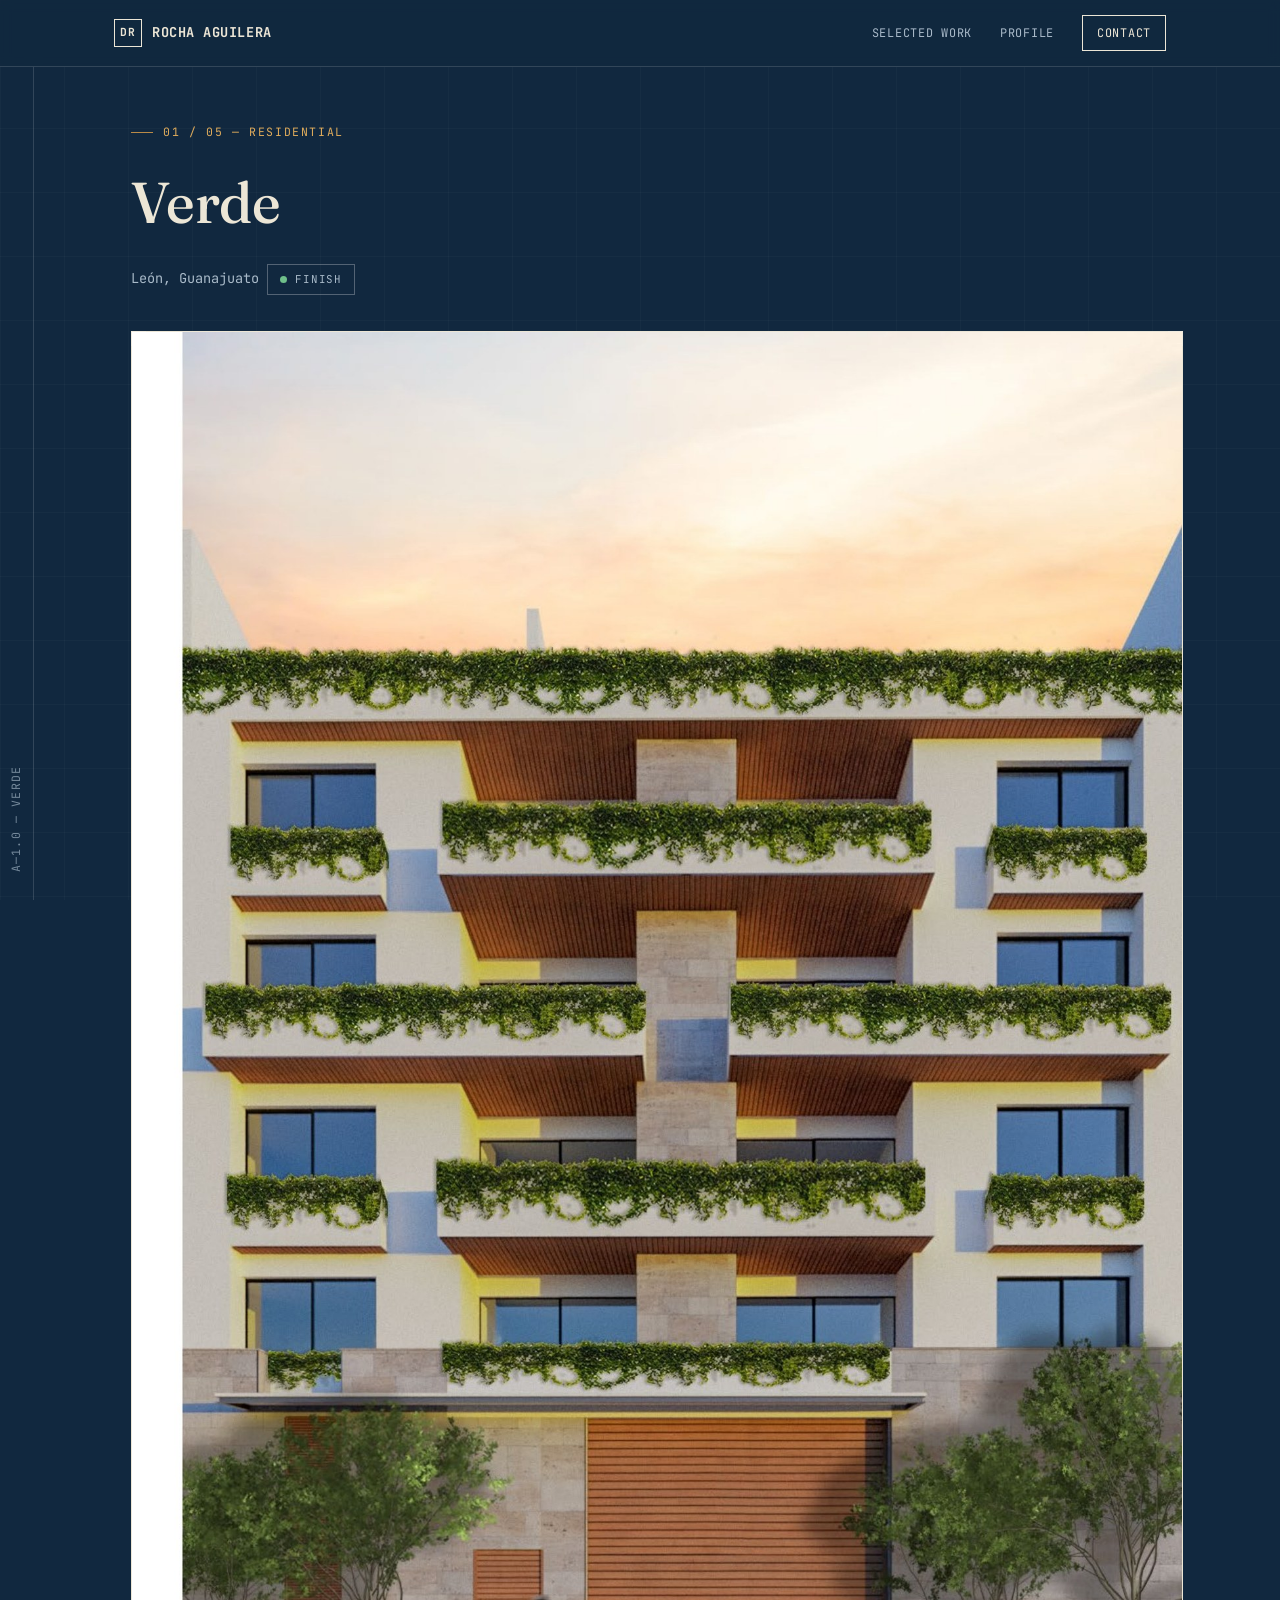
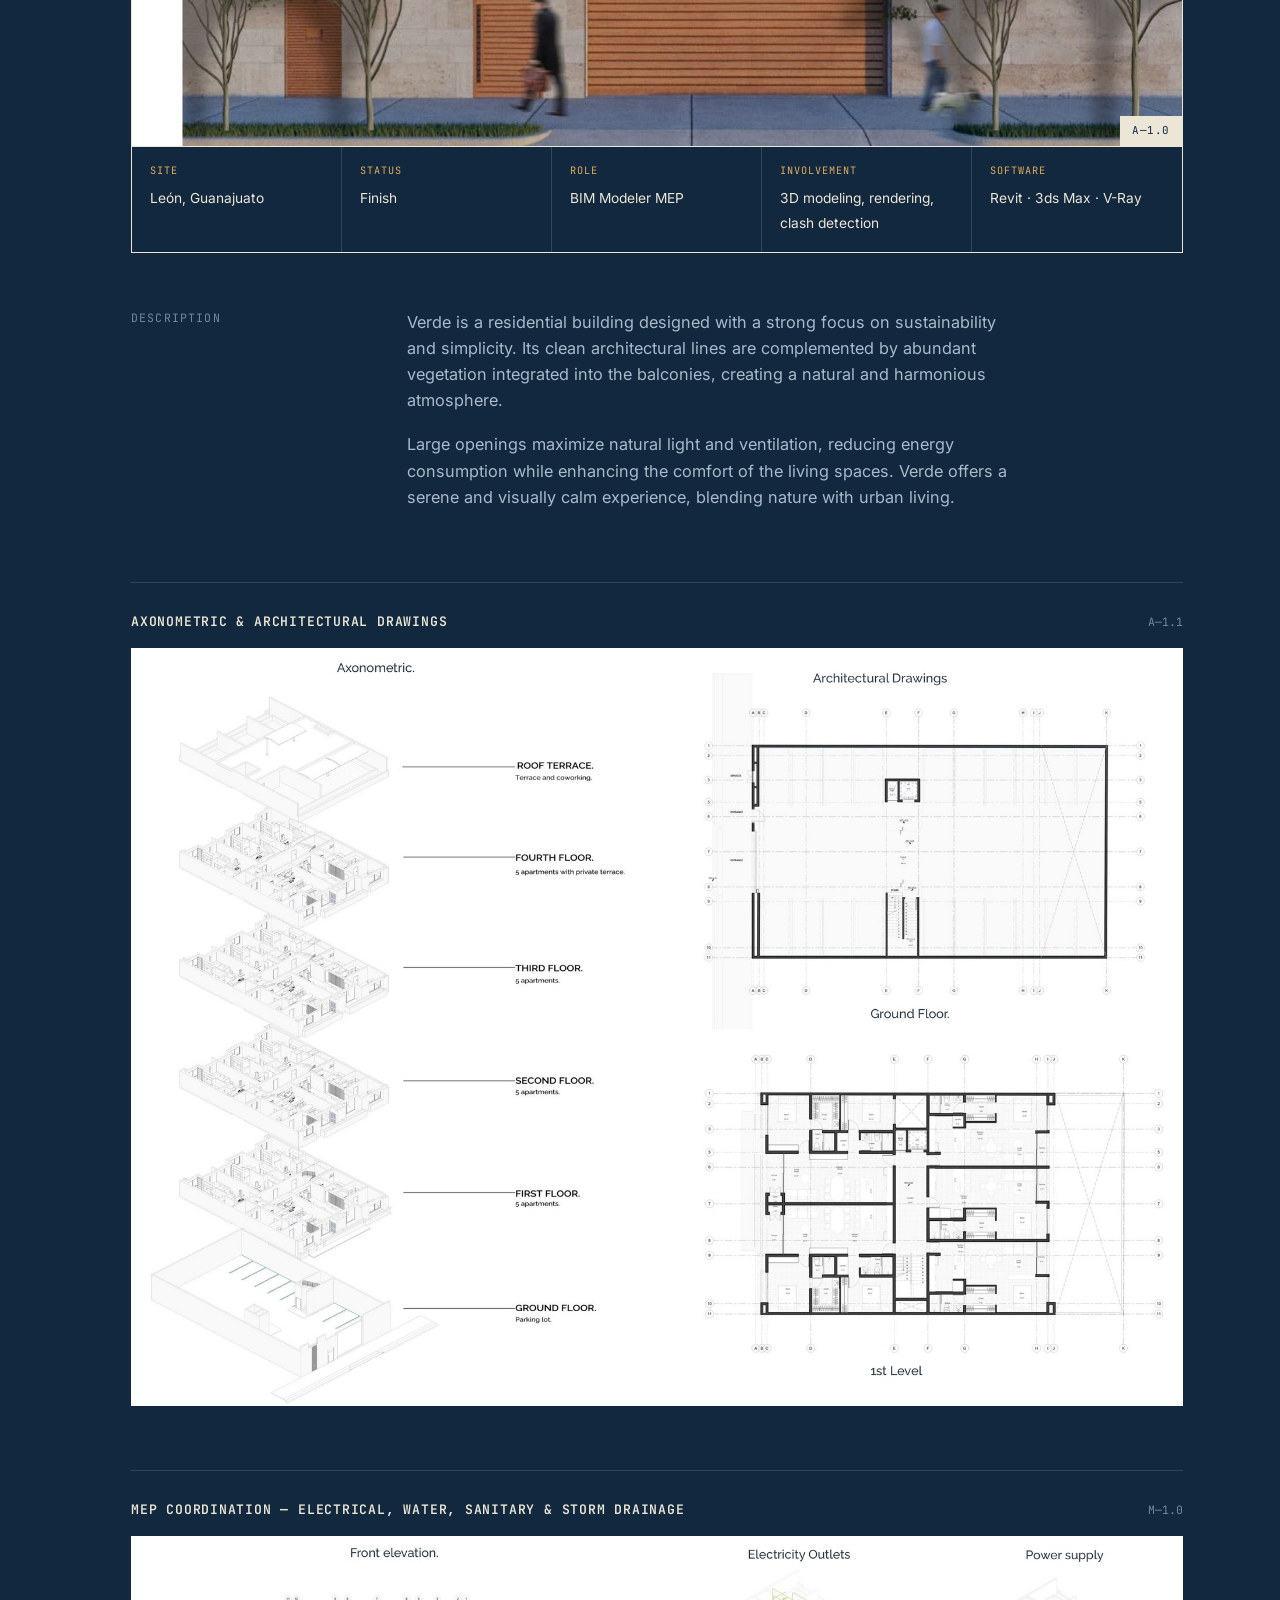
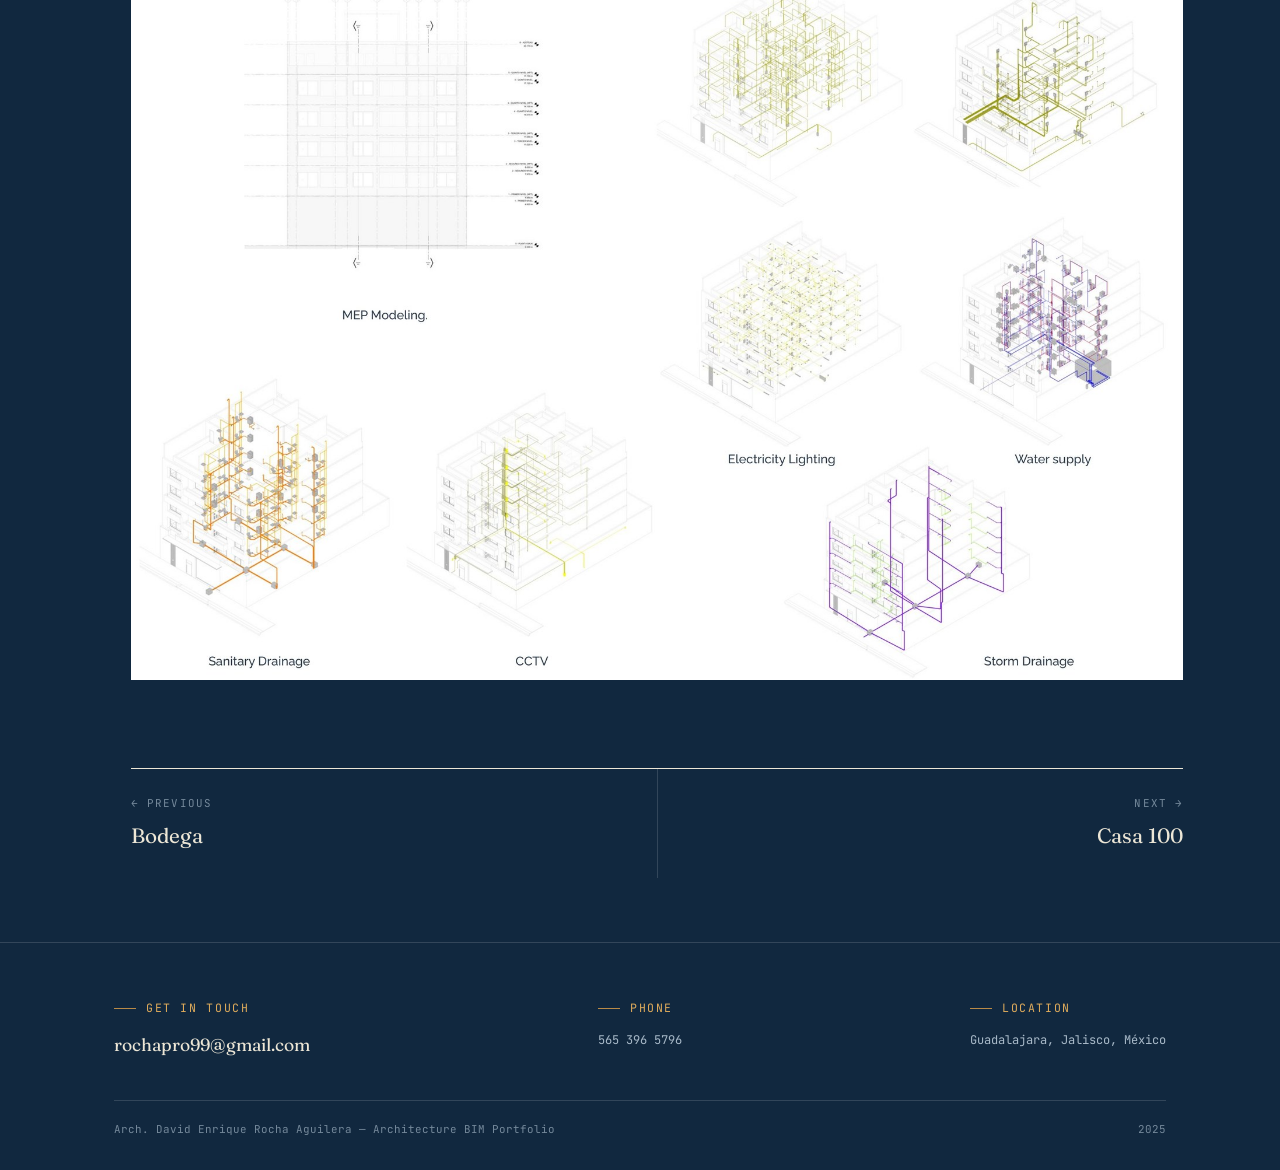
<file: verde.html>
<!DOCTYPE html>
<html lang="en">
<head>
<meta charset="UTF-8">
<meta name="viewport" content="width=device-width, initial-scale=1.0">
<title>Verde — David Enrique Rocha Aguilera</title>
<link rel="stylesheet" href="style.css">
</head>
<body>

<nav class="site-nav">
  <div class="wrap">
    <a href="index.html" class="brand"><span class="mark">DR</span> ROCHA AGUILERA</a>
    <button class="nav-toggle" id="navToggle" aria-label="Menu">☰</button>
    <div class="nav-links" id="navLinks">
      <a href="index.html#work">Selected Work</a>
      <a href="index.html#profile">Profile</a>
      <a href="index.html#contact" class="contact-btn">Contact</a>
    </div>
  </div>
</nav>

<div class="sheet-strip"><span>A—1.0 — VERDE</span></div>

<main class="project-main">
  <div class="wrap">

    <div class="project-hero">
      <div class="eyebrow">01 / 05 — Residential</div>
      <h1>Verde</h1>
      <div class="loc">León, Guanajuato <span class="status-pill finish"><span class="dot"></span>Finish</span></div>

      <div class="hero-frame reg-mark">
        <img src="assets/verde-hero.jpg" alt="Verde hero render">
        <div class="tag-corner">A—1.0</div>
      </div>
      <div class="databar">
        <div class="d"><span class="k">Site</span><span class="v">León, Guanajuato</span></div>
        <div class="d"><span class="k">Status</span><span class="v">Finish</span></div>
        <div class="d"><span class="k">Role</span><span class="v">BIM Modeler MEP</span></div>
        <div class="d"><span class="k">Involvement</span><span class="v">3D modeling, rendering, clash detection</span></div>
        <div class="d"><span class="k">Software</span><span class="v">Revit · 3ds Max · V-Ray</span></div>
      </div>
    </div>

    <div class="project-desc">
      <div class="lbl">Description</div>
      <div class="body">
        <p>Verde is a residential building designed with a strong focus on sustainability and simplicity. Its clean architectural lines are complemented by abundant vegetation integrated into the balconies, creating a natural and harmonious atmosphere.</p>
        <p>Large openings maximize natural light and ventilation, reducing energy consumption while enhancing the comfort of the living spaces. Verde offers a serene and visually calm experience, blending nature with urban living.</p>
      </div>
    </div>

    <div class="plates">
      <div class="plate">
        <div class="plate-head"><h3>Axonometric &amp; Architectural Drawings</h3><span class="sheet-no">A—1.1</span></div>
        <div class="plate-img"><img src="assets/verde-plate-axon-plans.jpg" alt="Verde exploded axonometric and ground floor / first level plans"></div>
      </div><div class="plate">
        <div class="plate-head"><h3>MEP Coordination — Electrical, Water, Sanitary &amp; Storm Drainage</h3><span class="sheet-no">M—1.0</span></div>
        <div class="plate-img"><img src="assets/verde-mep.jpg" alt="Verde MEP modeling isometrics: electricity, water supply, sanitary and storm drainage"></div>
      </div>
    </div>

    <div class="project-nav">
      <a class="prev" href="bodega.html">
        <span class="pn-lbl">← Previous</span>
        <span class="pn-name">Bodega</span>
      </a>
      <a class="next" href="casa100.html">
        <span class="pn-lbl">Next →</span>
        <span class="pn-name">Casa 100</span>
      </a>
    </div>

  </div>
</main>

<footer id="contact" style="margin-top:64px;">
  <div class="wrap">
    <div class="footer-grid">
      <div class="col">
        <div class="eyebrow" style="margin-bottom:14px;">Get in touch</div>
        <a href="mailto:rochapro99@gmail.com" style="font-size:1.1rem;color:var(--ink);font-family:'Fraunces',serif;">rochapro99@gmail.com</a>
      </div>
      <div class="col"><div class="eyebrow" style="margin-bottom:14px;">Phone</div>565 396 5796</div>
      <div class="col"><div class="eyebrow" style="margin-bottom:14px;">Location</div>Guadalajara, Jalisco, México</div>
    </div>
    <div class="footer-fine">
      <span>Arch. David Enrique Rocha Aguilera — Architecture BIM Portfolio</span>
      <span>2025</span>
    </div>
  </div>
</footer>

<script>
document.getElementById('navToggle').addEventListener('click', function(){
  document.getElementById('navLinks').classList.toggle('open');
});
</script>
</body>
</html>
</file>
<file: style.css>
/* ============================================================
   David Enrique Rocha Aguilera — Architecture BIM Portfolio
   Design system: warm drafting paper + construction-document
   title-block conventions (sheet numbers, keynote legends,
   registration marks) borrowed from the CD sets in the work
   itself.
   ============================================================ */

@import url('https://fonts.googleapis.com/css2?family=Fraunces:opsz,wght@9..144,340..600&family=Inter:wght@400;500;600&family=JetBrains+Mono:wght@400;500;700&display=swap');

:root{
  --paper: #11283F;
  --paper-alt: #17324D;
  --paper-line: rgba(255,255,255,.05);
  --ink: #ECE6D6;
  --ink-soft: #A9BAC9;
  --ink-faint: #75899B;
  --line: rgba(255,255,255,.14);
  --line-strong: rgba(255,255,255,.28);
  --blue: #8FC1E8;
  --blue-soft: #4C7292;
  --brass: #E0AC5C;
  --brass-soft: #B98A47;
  --max: 1180px;
  --gutter: clamp(20px, 5vw, 64px);
}

*{box-sizing:border-box;}
html{scroll-behavior:smooth;}
body{
  margin:0;
  background:var(--paper);
  color:var(--ink);
  font-family:'Inter', sans-serif;
  font-size:16px;
  line-height:1.6;
  -webkit-font-smoothing:antialiased;
}
img{max-width:100%;display:block;}
a{color:inherit;text-decoration:none;}

::selection{background:var(--blue);color:var(--paper);}

/* faint blueprint grid behind everything */
body::before{
  content:"";
  position:fixed;inset:0;
  pointer-events:none;
  z-index:0;
  background-image:
    linear-gradient(var(--paper-line) 1px, transparent 1px),
    linear-gradient(90deg, var(--paper-line) 1px, transparent 1px);
  background-size:64px 64px;
  opacity:.5;
}

.wrap{max-width:var(--max);margin:0 auto;padding:0 var(--gutter);position:relative;z-index:1;}

h1,h2,h3{font-family:'Fraunces', serif;font-weight:480;letter-spacing:-.01em;margin:0;}

.eyebrow{
  font-family:'JetBrains Mono', monospace;
  font-size:.72rem;
  letter-spacing:.14em;
  text-transform:uppercase;
  color:var(--brass);
  display:flex;align-items:center;gap:10px;
}
.eyebrow::before{content:"";width:22px;height:1px;background:var(--brass-soft);}

/* ---------- registration / crop marks ---------- */
.reg-mark{position:relative;}
.reg-mark::before,.reg-mark::after,
.reg-mark .rm-br,.reg-mark .rm-bl{
  content:"";position:absolute;width:14px;height:14px;
  border:1px solid var(--line-strong);
  opacity:.8;
}
.reg-mark::before{top:-1px;left:-1px;border-right:none;border-bottom:none;}
.reg-mark::after{top:-1px;right:-1px;border-left:none;border-bottom:none;}

/* ============ NAV ============ */
.site-nav{
  position:sticky;top:0;z-index:50;
  background:rgba(17,40,63,.9);
  backdrop-filter:blur(6px);
  border-bottom:1px solid var(--line);
}
.site-nav .wrap{
  display:flex;align-items:center;justify-content:space-between;
  height:66px;
}
.brand{
  font-family:'JetBrains Mono', monospace;
  font-weight:700;font-size:.85rem;letter-spacing:.04em;
  display:flex;align-items:center;gap:10px;
}
.brand .mark{
  width:28px;height:28px;border:1px solid var(--ink);
  display:flex;align-items:center;justify-content:center;
  font-size:.7rem;color:var(--ink);
}
.nav-links{display:flex;gap:28px;align-items:center;
  font-family:'JetBrains Mono', monospace;font-size:.74rem;
  letter-spacing:.06em;text-transform:uppercase;color:var(--ink-soft);
}
.nav-links a{position:relative;padding:4px 0;}
.nav-links a:hover{color:var(--blue);}
.nav-links a.active{color:var(--blue);}
.nav-links a.contact-btn{
  border:1px solid var(--ink);padding:8px 14px;color:var(--ink);
}
.nav-links a.contact-btn:hover{background:var(--ink);color:var(--paper);}
.nav-toggle{display:none;}

@media (max-width:760px){
  .nav-links{position:fixed;inset:66px 0 0 0;background:var(--paper);
    flex-direction:column;justify-content:flex-start;padding:32px var(--gutter);
    gap:22px;transform:translateX(100%);transition:transform .3s ease;}
  .nav-links.open{transform:translateX(0);}
  .nav-toggle{display:block;background:none;border:1px solid var(--ink);
    width:38px;height:38px;font-family:'JetBrains Mono',monospace;}
}

/* ============ HERO (index) ============ */
.hero{
  position:relative;min-height:92vh;
  display:flex;flex-direction:column;justify-content:flex-end;
  overflow:hidden;
  border-bottom:1px solid var(--line);
}
.hero-bg{
  position:absolute;inset:0;
  background-size:cover;background-position:center 18%;
  opacity:.9;
}
.hero-bg::after{
  content:"";position:absolute;inset:0;
  background:linear-gradient(180deg, rgba(17,40,63,.1) 0%, rgba(17,40,63,.55) 55%, rgba(17,40,63,.97) 100%);
}
.hero-content{position:relative;z-index:2;padding:0 var(--gutter) 64px;}
.hero .eyebrow{margin-bottom:18px;}
.hero h1{
  font-size:clamp(2.6rem, 7vw, 5.4rem);
  line-height:.98;color:var(--ink);
}
.hero h1 em{font-style:normal;color:var(--blue);}
.hero-meta{
  margin-top:24px;display:flex;flex-wrap:wrap;gap:32px;
  font-family:'JetBrains Mono', monospace;font-size:.78rem;
  color:var(--ink-soft);
}
.hero-meta span b{color:var(--ink);font-weight:600;}

/* ============ SECTION SCAFFOLDING ============ */
section{position:relative;z-index:1;padding:88px 0;}
.section-head{
  display:flex;justify-content:space-between;align-items:flex-end;
  gap:24px;margin-bottom:48px;border-bottom:1px solid var(--line);
  padding-bottom:22px;
}
.section-head h2{font-size:clamp(1.8rem,3.4vw,2.6rem);}
.section-note{font-family:'JetBrains Mono',monospace;font-size:.74rem;
  color:var(--ink-faint);max-width:280px;text-align:right;}

/* ============ PROFILE / CONTACT (index) ============ */
.profile{display:grid;grid-template-columns:220px 1fr;gap:56px;align-items:start;}
.profile-photo{}
.profile-photo img{filter:grayscale(1) contrast(1.05);width:100%;}
.profile-text p{max-width:56ch;color:var(--ink-soft);}
.contact-grid{
  margin-top:28px;display:grid;grid-template-columns:repeat(auto-fit,minmax(180px,1fr));
  gap:20px;
}
.contact-grid .field{border-top:1px solid var(--line);padding-top:10px;}
.contact-grid .field .k{
  font-family:'JetBrains Mono',monospace;font-size:.68rem;letter-spacing:.1em;
  text-transform:uppercase;color:var(--brass);display:block;margin-bottom:6px;
}
.contact-grid .field .v{font-size:.98rem;}

@media (max-width:700px){.profile{grid-template-columns:1fr;}
  .profile-photo{width:160px;}}

/* ============ PROJECT INDEX GRID ============ */
.work-list{display:flex;flex-direction:column;}
.work-row{
  display:grid;grid-template-columns:70px 1.1fr 1.4fr;gap:32px;
  align-items:center;padding:30px 0;border-top:1px solid var(--line);
  transition:background .25s ease;
}
.work-row:last-child{border-bottom:1px solid var(--line);}
.work-row:hover{background:rgba(255,255,255,.035);}
.work-num{font-family:'JetBrains Mono',monospace;color:var(--ink-faint);font-size:.85rem;}
.work-thumb{aspect-ratio:4/3;overflow:hidden;border:1px solid var(--line-strong);}
.work-thumb img{width:100%;height:100%;object-fit:cover;transition:transform .5s ease;}
.work-row:hover .work-thumb img{transform:scale(1.045);}
.work-info h3{font-size:1.5rem;margin-bottom:8px;}
.work-tags{display:flex;flex-wrap:wrap;gap:8px;margin-top:12px;}
.tag{
  font-family:'JetBrains Mono',monospace;font-size:.68rem;letter-spacing:.05em;
  text-transform:uppercase;color:var(--blue);border:1px solid var(--blue-soft);
  padding:4px 9px;
}
.work-info p{color:var(--ink-soft);margin:0;max-width:52ch;}
.work-status{font-family:'JetBrains Mono',monospace;font-size:.7rem;color:var(--ink-faint);margin-top:14px;text-transform:uppercase;letter-spacing:.06em;}
.work-status.finish{color:#6FBF8A;}
.work-status.progress{color:var(--brass);}

@media (max-width:760px){
  .work-row{grid-template-columns:1fr;gap:14px;}
  .work-num{display:none;}
}

/* ============ FOOTER ============ */
footer{border-top:1px solid var(--line);padding:56px 0 32px;}
.footer-grid{display:flex;justify-content:space-between;flex-wrap:wrap;gap:32px;}
.footer-grid .col{font-family:'JetBrains Mono',monospace;font-size:.75rem;color:var(--ink-soft);}
.footer-grid .col a:hover{color:var(--blue);}
.footer-fine{margin-top:40px;padding-top:20px;border-top:1px solid var(--line);
  display:flex;justify-content:space-between;flex-wrap:wrap;gap:12px;
  font-family:'JetBrains Mono',monospace;font-size:.68rem;color:var(--ink-faint);}

/* ============ PROJECT SHEET PAGE ============ */
.sheet-strip{
  position:fixed;left:0;top:66px;bottom:0;width:34px;z-index:30;
  border-right:1px solid var(--line);display:flex;align-items:flex-end;
  padding-bottom:28px;justify-content:center;
}
.sheet-strip span{
  writing-mode:vertical-rl;transform:rotate(180deg);
  font-family:'JetBrains Mono',monospace;font-size:.72rem;letter-spacing:.1em;
  color:var(--ink-faint);
}
@media (max-width:900px){.sheet-strip{display:none;}}

.project-main{padding-left:0;}
@media (min-width:901px){.project-main{padding-left:34px;}}

.project-hero{padding:56px 0 0;}
.project-hero .eyebrow{margin-bottom:16px;}
.project-hero h1{font-size:clamp(2.2rem,5.4vw,3.6rem);max-width:16ch;}
.project-hero .loc{
  font-family:'JetBrains Mono',monospace;font-size:.85rem;color:var(--ink-soft);
  margin-top:14px;
}

.hero-frame{
  margin-top:36px;border:1px solid var(--ink);position:relative;
}
.hero-frame img{width:100%;}
.hero-frame .tag-corner{
  position:absolute;bottom:0;right:0;background:var(--ink);color:var(--paper);
  font-family:'JetBrains Mono',monospace;font-size:.68rem;padding:6px 12px;
  letter-spacing:.05em;
}

.databar{
  margin-top:0;display:grid;grid-template-columns:repeat(5,1fr);
  border:1px solid var(--ink);border-top:none;
}
.databar .d{padding:16px 18px;border-right:1px solid var(--line);}
.databar .d:last-child{border-right:none;}
.databar .d .k{font-family:'JetBrains Mono',monospace;font-size:.64rem;
  letter-spacing:.1em;text-transform:uppercase;color:var(--brass);display:block;margin-bottom:6px;}
.databar .d .v{font-size:.86rem;line-height:1.35;}
@media (max-width:820px){.databar{grid-template-columns:repeat(2,1fr);}
  .databar .d:nth-child(2n){border-right:none;}
  .databar .d{border-bottom:1px solid var(--line);}}

.project-desc{
  margin-top:56px;display:grid;grid-template-columns:220px 1fr;gap:56px;
}
.project-desc .lbl{font-family:'JetBrains Mono',monospace;font-size:.72rem;
  letter-spacing:.1em;text-transform:uppercase;color:var(--ink-faint);}
.project-desc .body p{margin:0 0 18px;max-width:62ch;color:var(--ink-soft);font-size:1.02rem;}
.project-desc .body p:last-child{margin-bottom:0;}
@media (max-width:760px){.project-desc{grid-template-columns:1fr;gap:16px;}}

.plates{margin-top:72px;display:flex;flex-direction:column;gap:64px;}
.plate{border-top:1px solid var(--line);padding-top:28px;}
.plate-head{display:flex;justify-content:space-between;align-items:baseline;margin-bottom:16px;}
.plate-head h3{font-family:'JetBrains Mono',monospace;font-size:.82rem;
  letter-spacing:.06em;text-transform:uppercase;color:var(--ink);font-weight:600;}
.plate-head .sheet-no{font-family:'JetBrains Mono',monospace;font-size:.72rem;color:var(--ink-faint);}
.plate-img{border:1px solid var(--line-strong);background:#fff;}
.plate-row{display:grid;grid-template-columns:1fr 1fr;gap:20px;}
@media (max-width:760px){.plate-row{grid-template-columns:1fr;}}

.project-nav{
  margin-top:88px;border-top:1px solid var(--ink);display:grid;
  grid-template-columns:1fr 1fr;
}
.project-nav a{padding:26px 0;display:flex;flex-direction:column;gap:6px;}
.project-nav a.next{text-align:right;align-items:flex-end;border-left:1px solid var(--line);padding-left:24px;}
.project-nav a.prev{padding-right:24px;}
.project-nav .pn-lbl{font-family:'JetBrains Mono',monospace;font-size:.68rem;
  letter-spacing:.1em;text-transform:uppercase;color:var(--ink-faint);}
.project-nav .pn-name{font-family:'Fraunces',serif;font-size:1.3rem;}
.project-nav a:hover .pn-name{color:var(--blue);}
@media (max-width:600px){.project-nav{grid-template-columns:1fr;}
  .project-nav a.next{border-left:none;border-top:1px solid var(--line);padding-left:0;}}

.status-pill{
  display:inline-flex;align-items:center;gap:8px;
  font-family:'JetBrains Mono',monospace;font-size:.68rem;text-transform:uppercase;
  letter-spacing:.08em;padding:6px 12px;border:1px solid var(--line-strong);
}
.status-pill .dot{width:7px;height:7px;border-radius:50%;background:var(--brass);}
.status-pill.finish .dot{background:#6FBF8A;}
</file>
